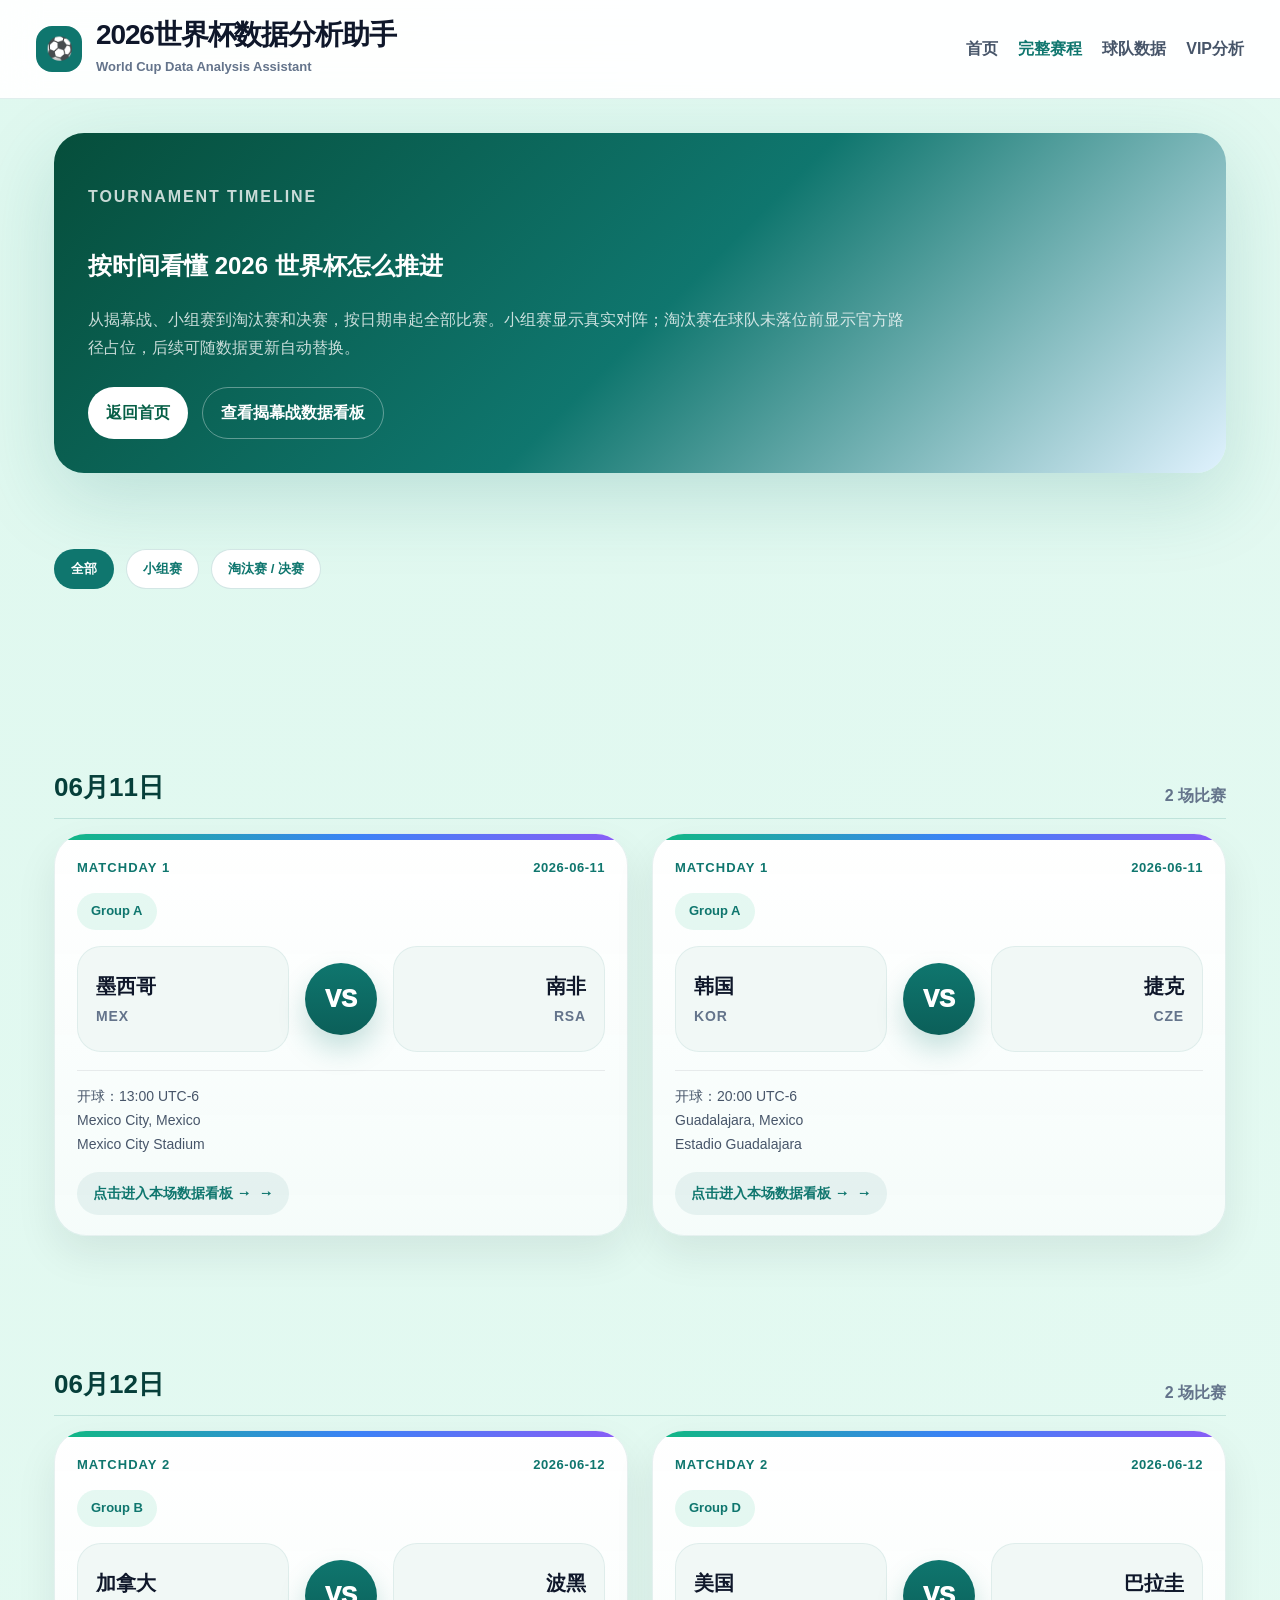
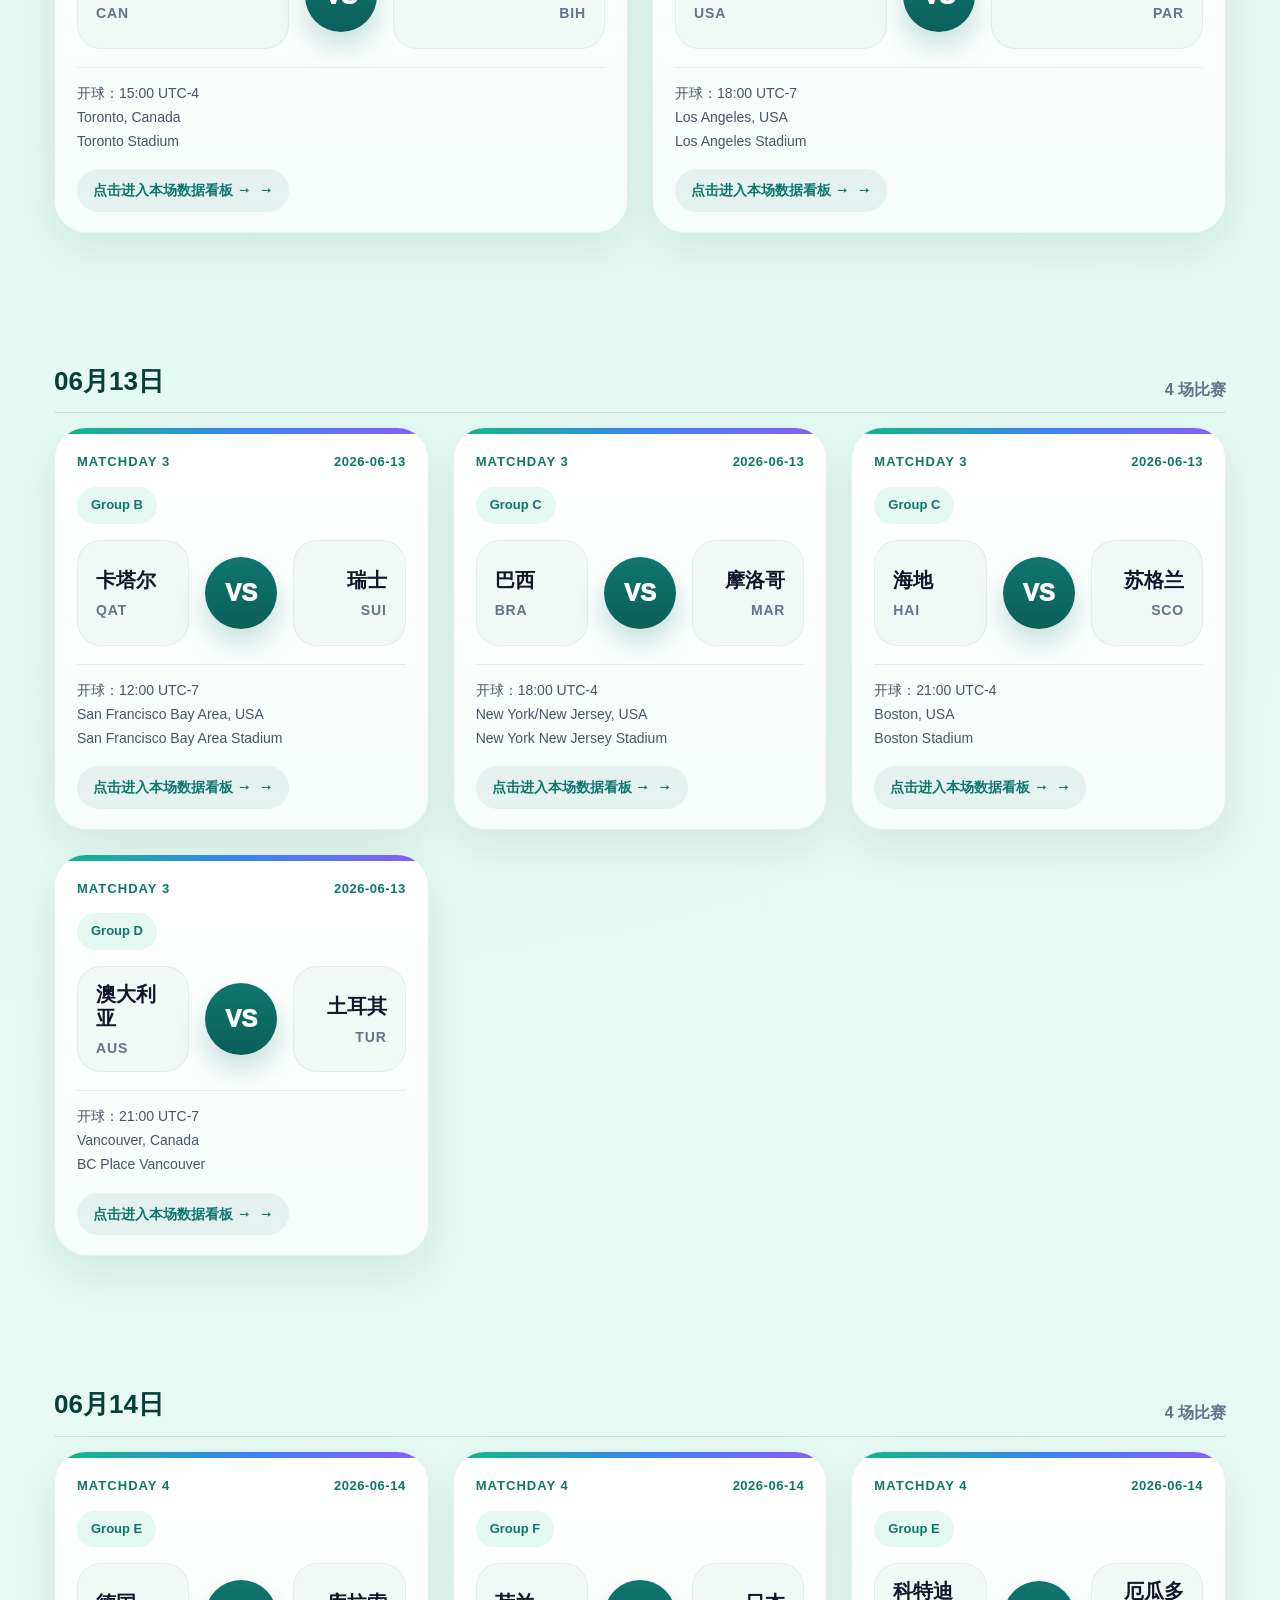
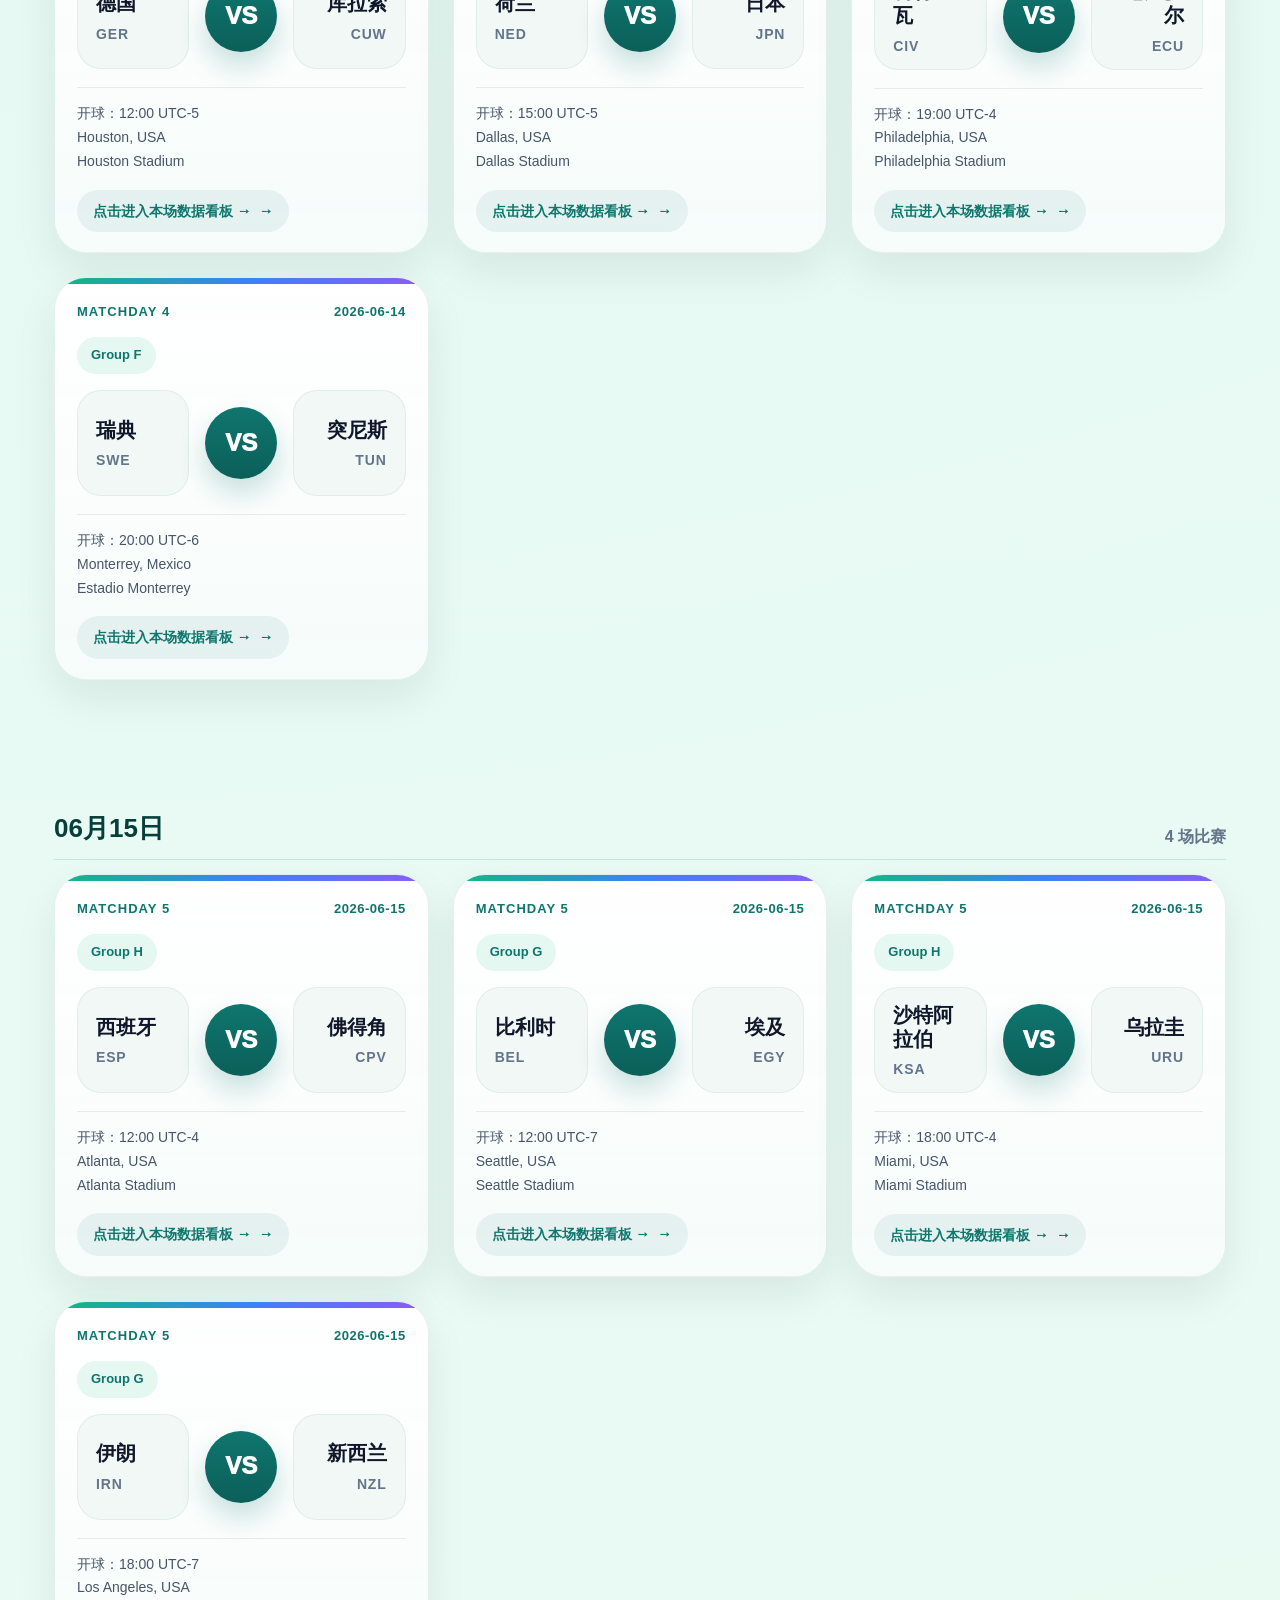
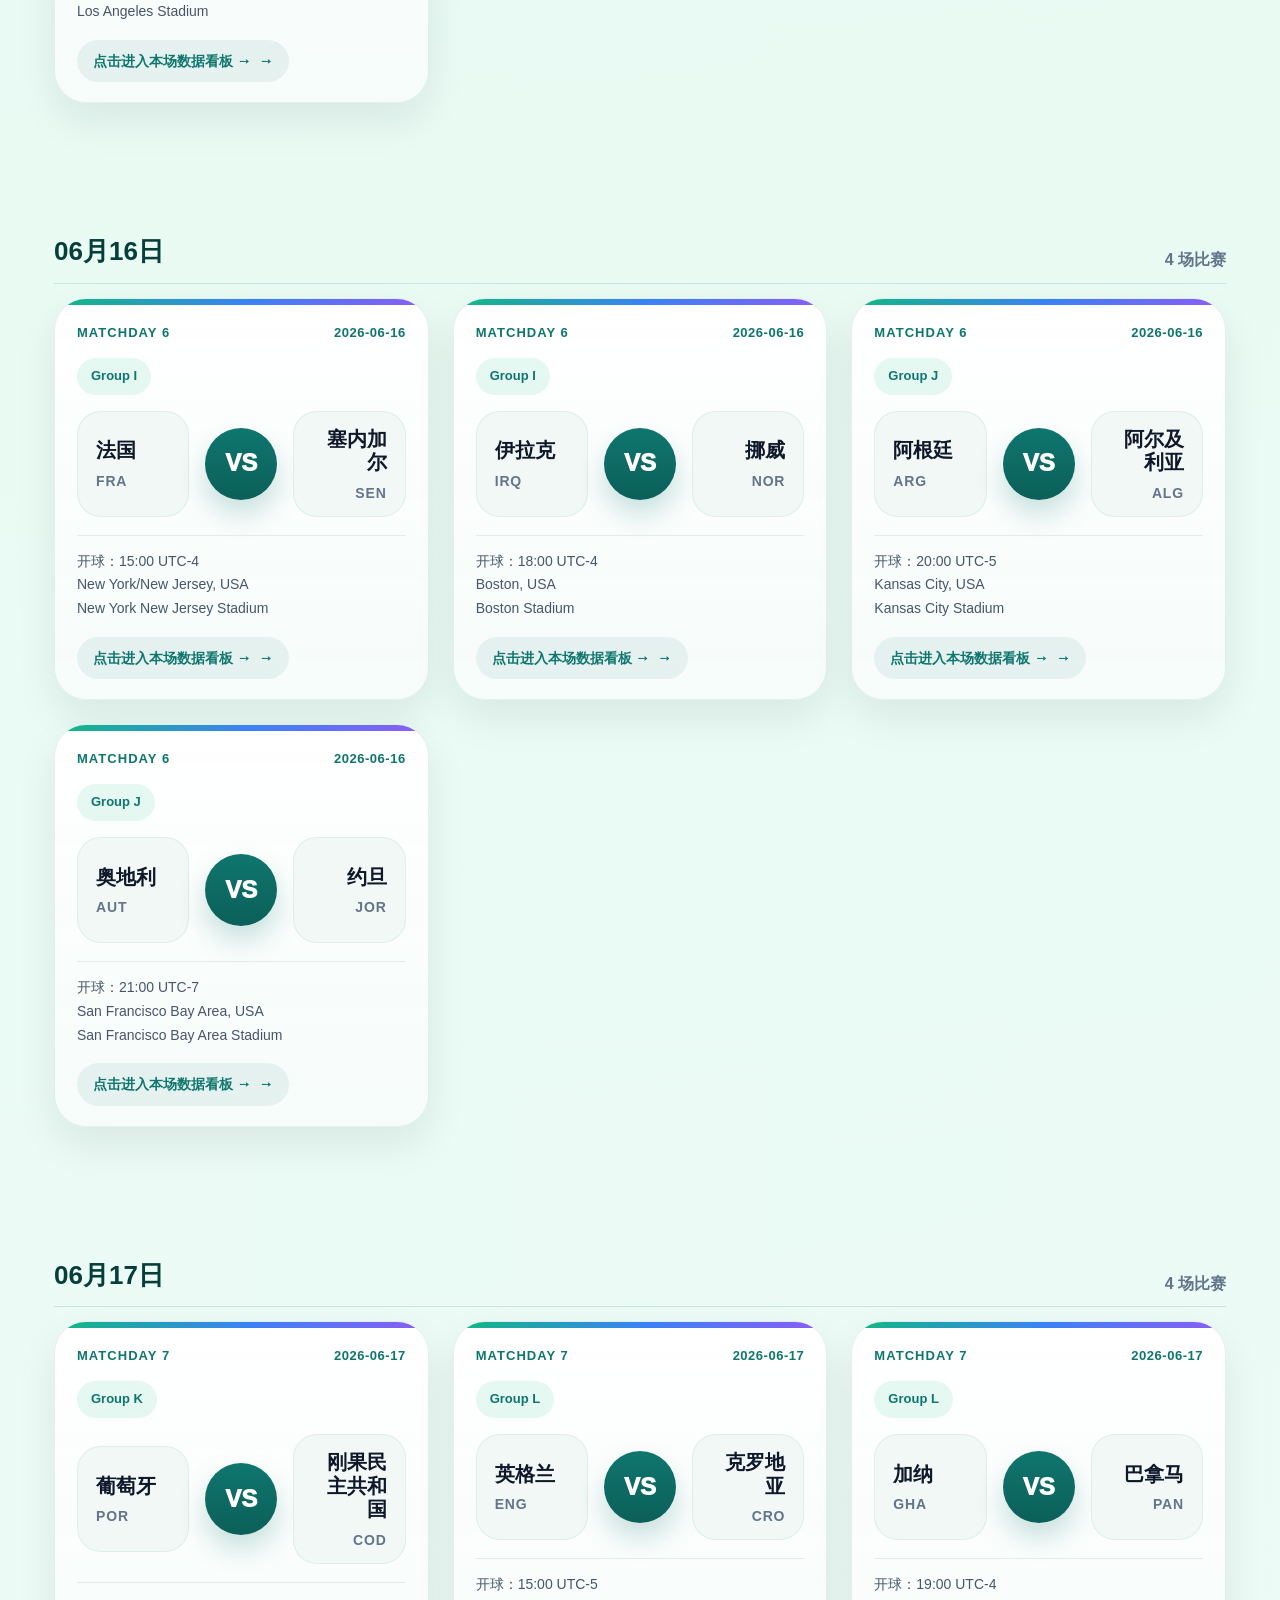
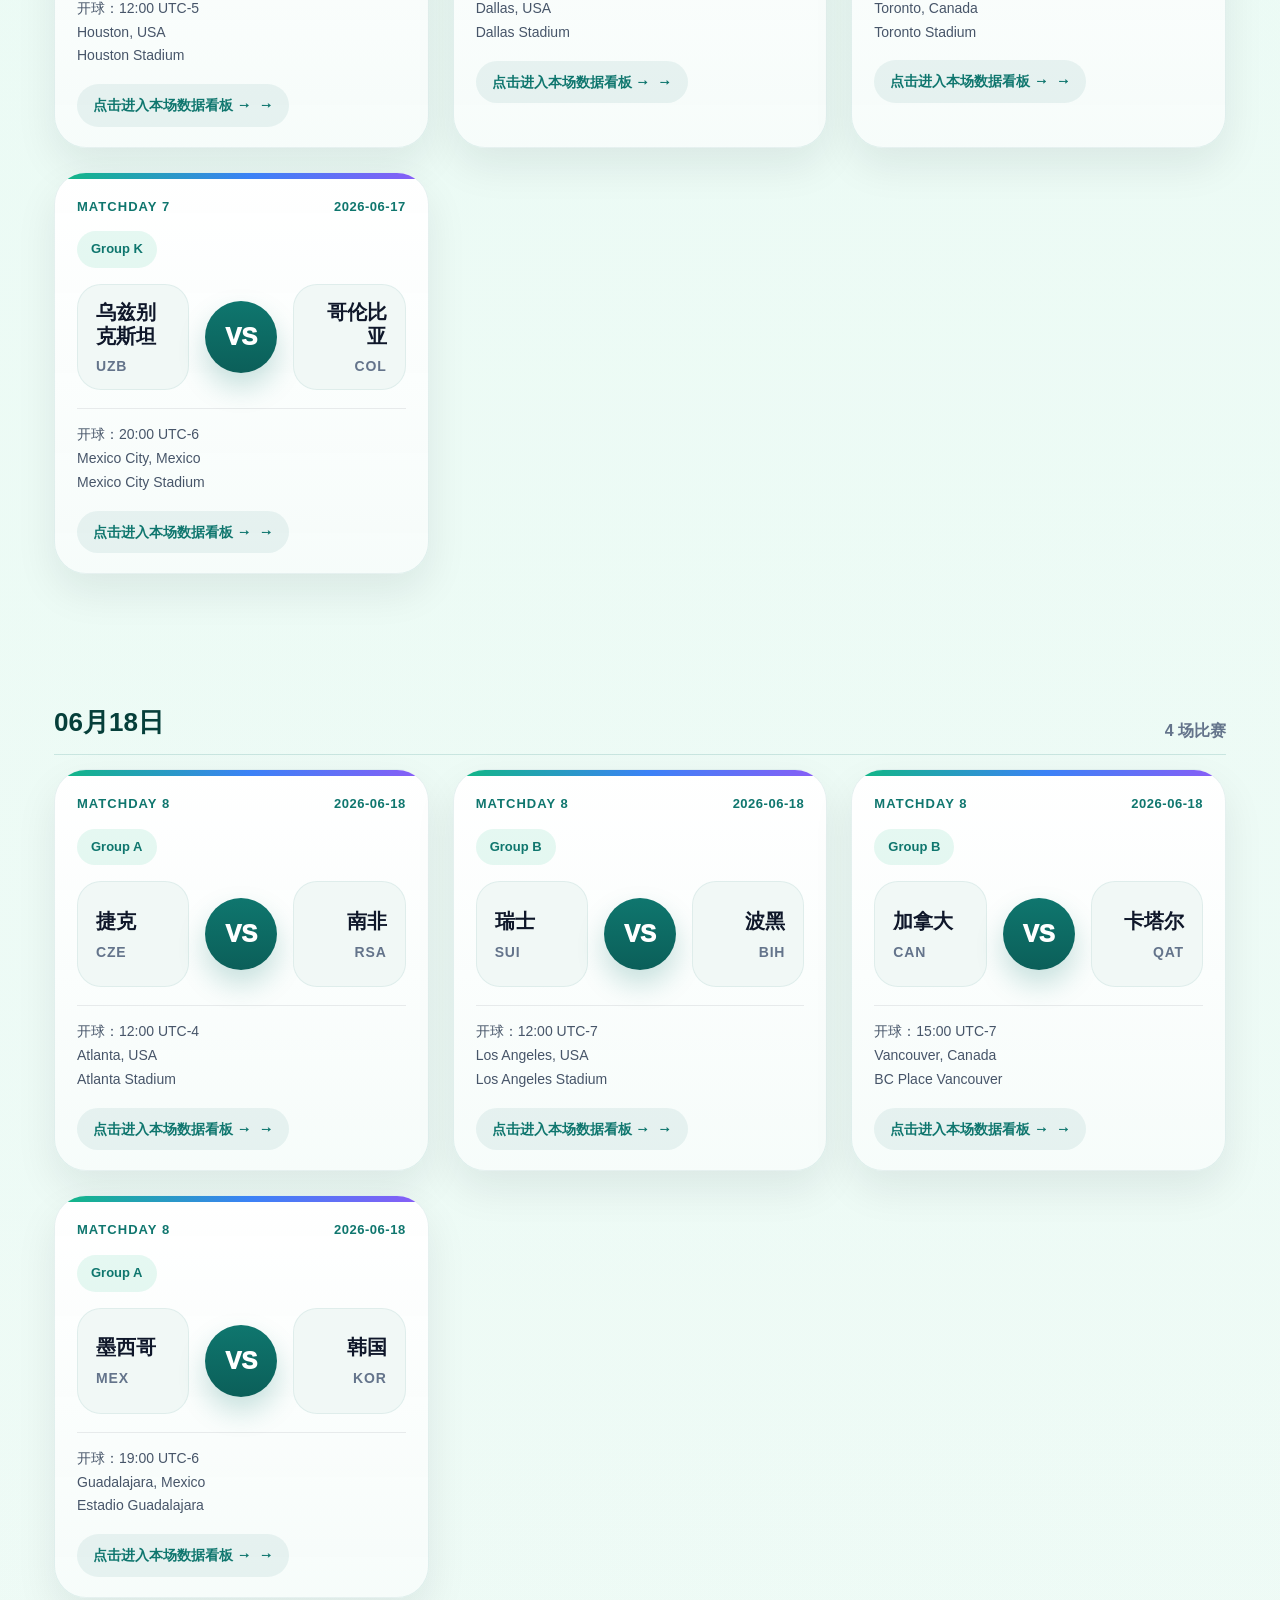
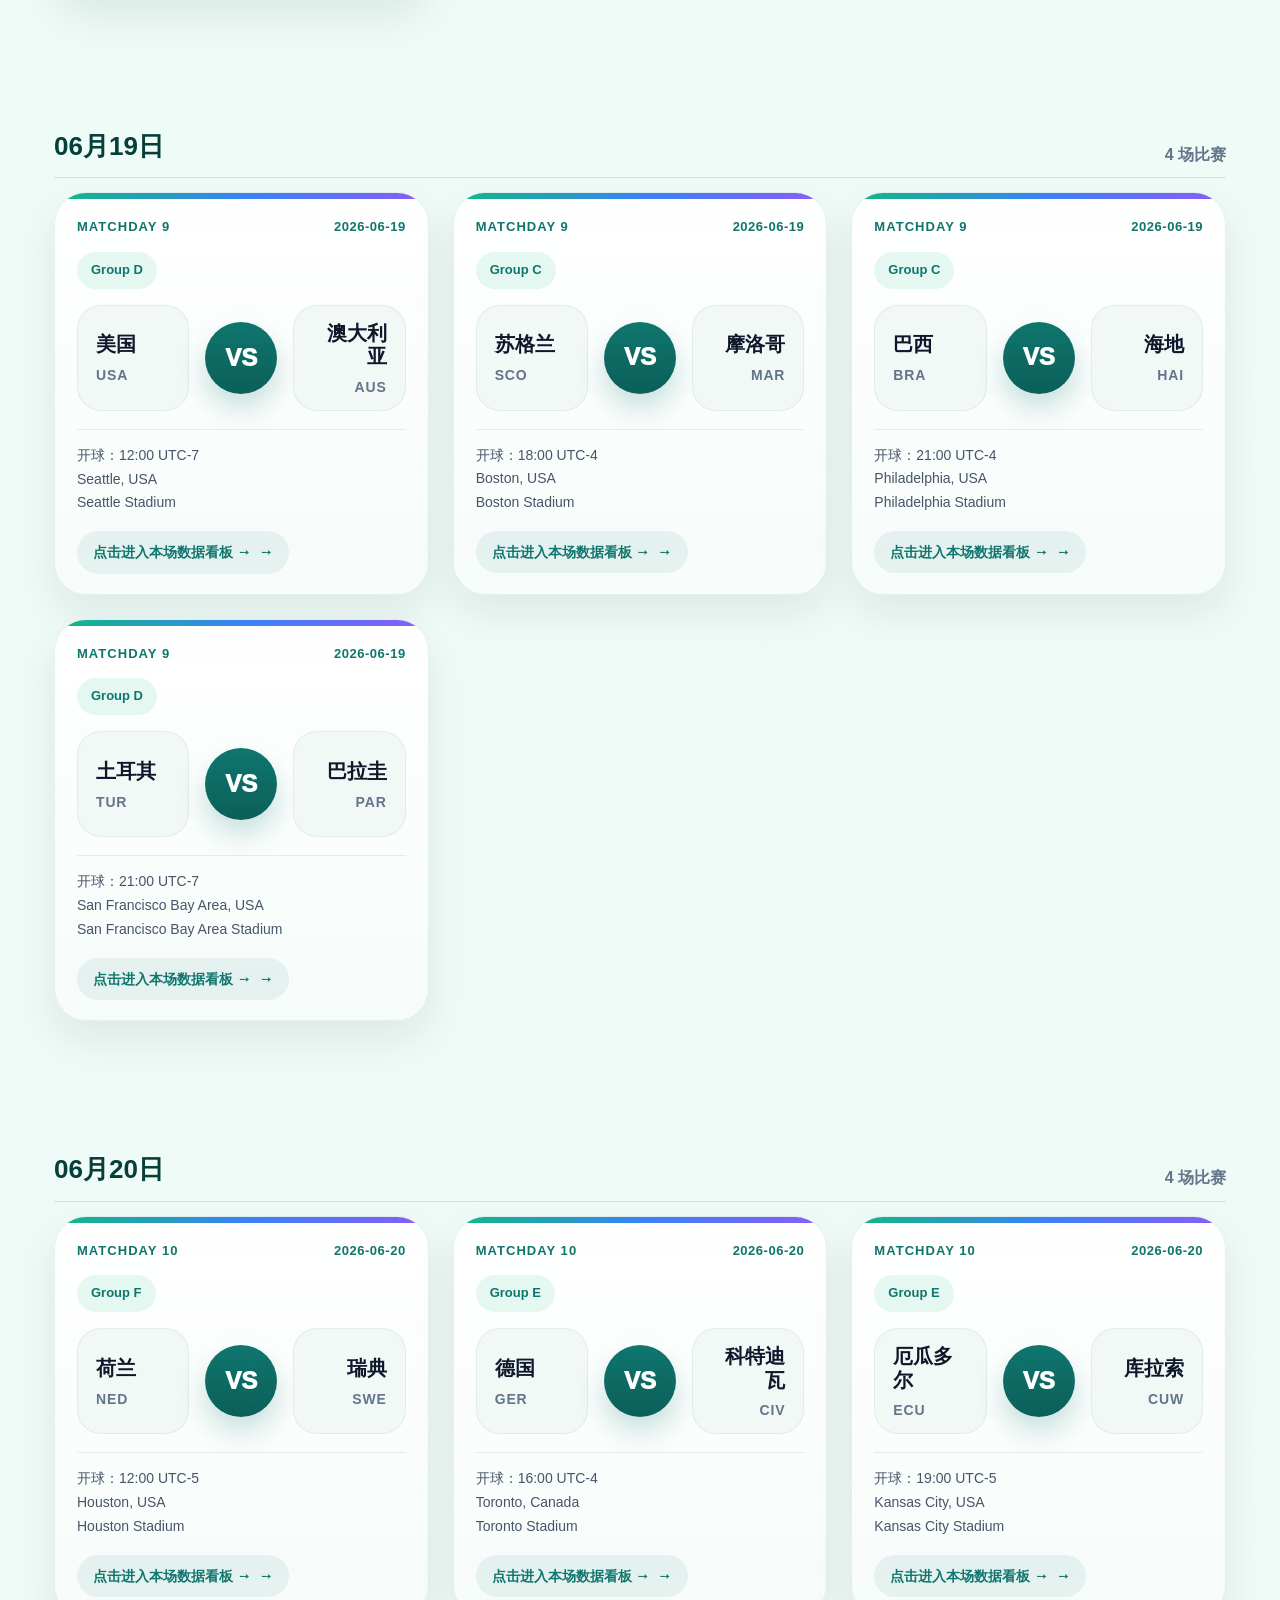
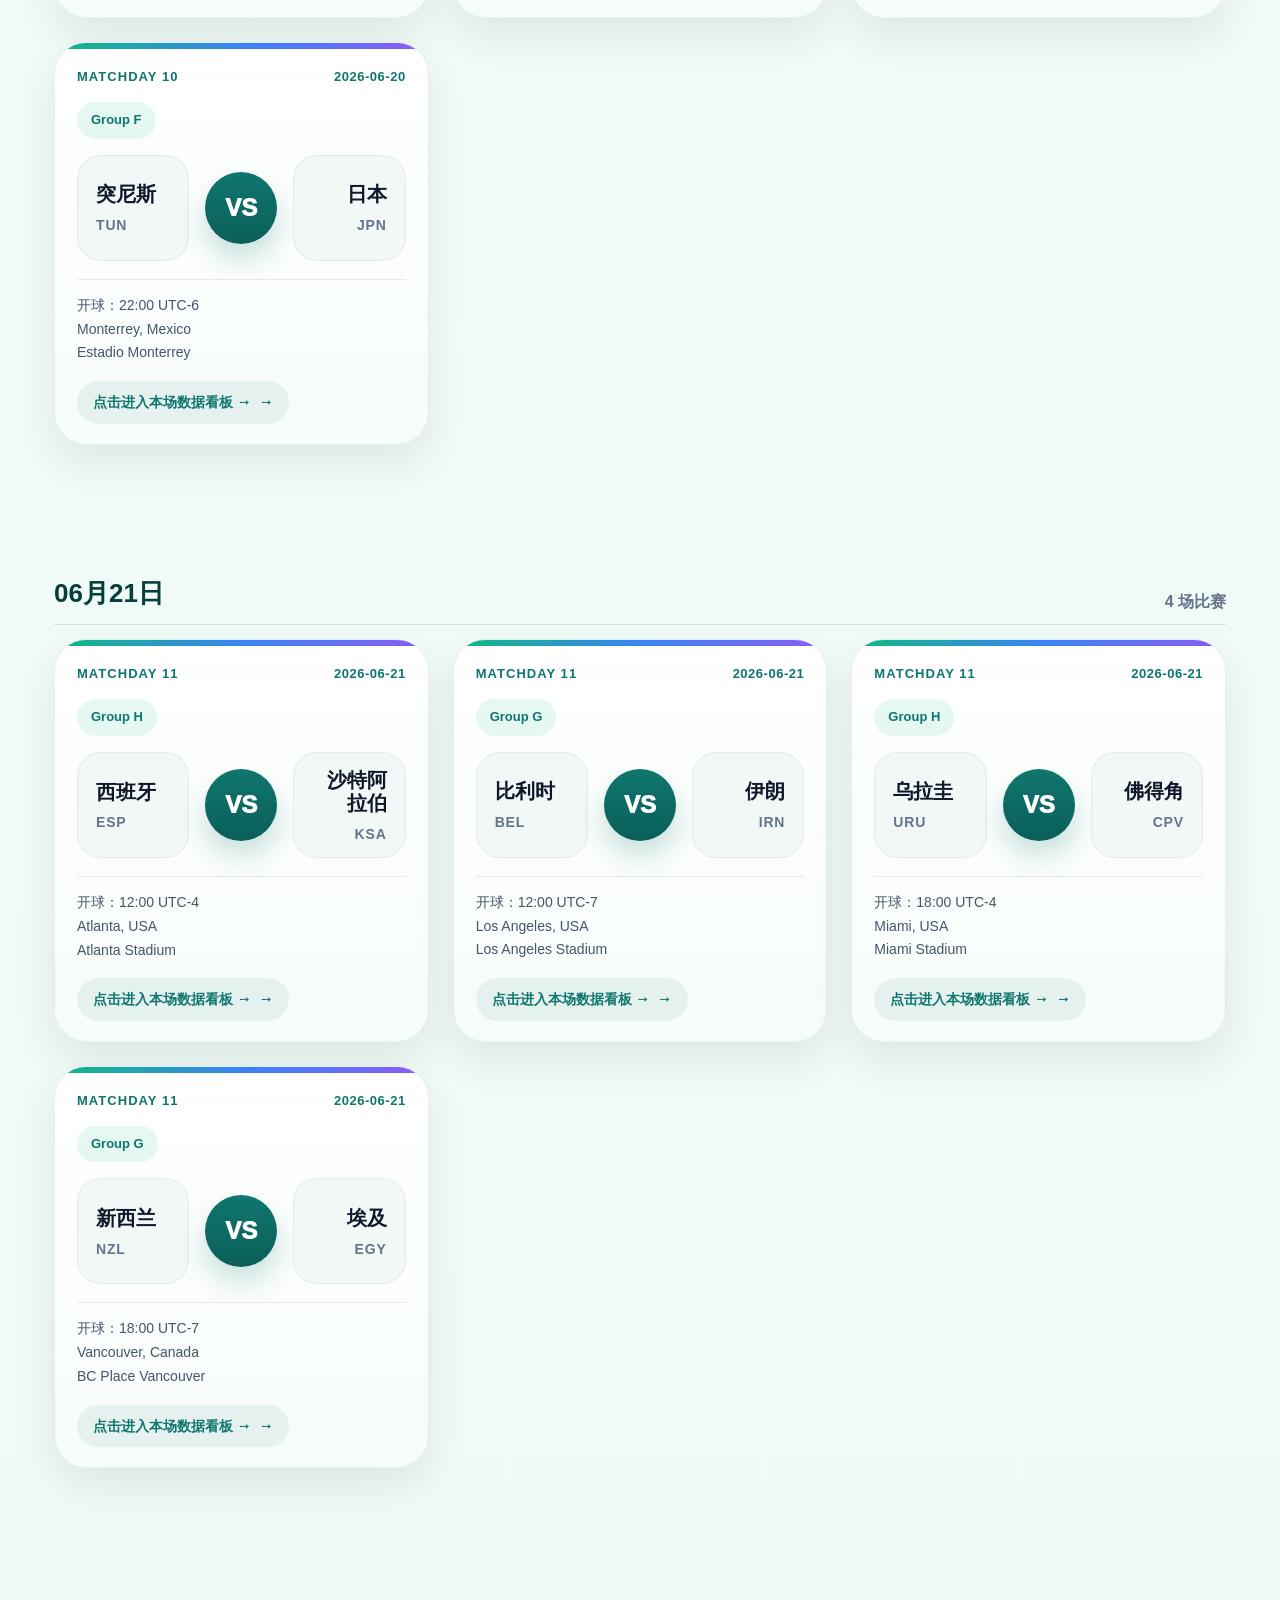
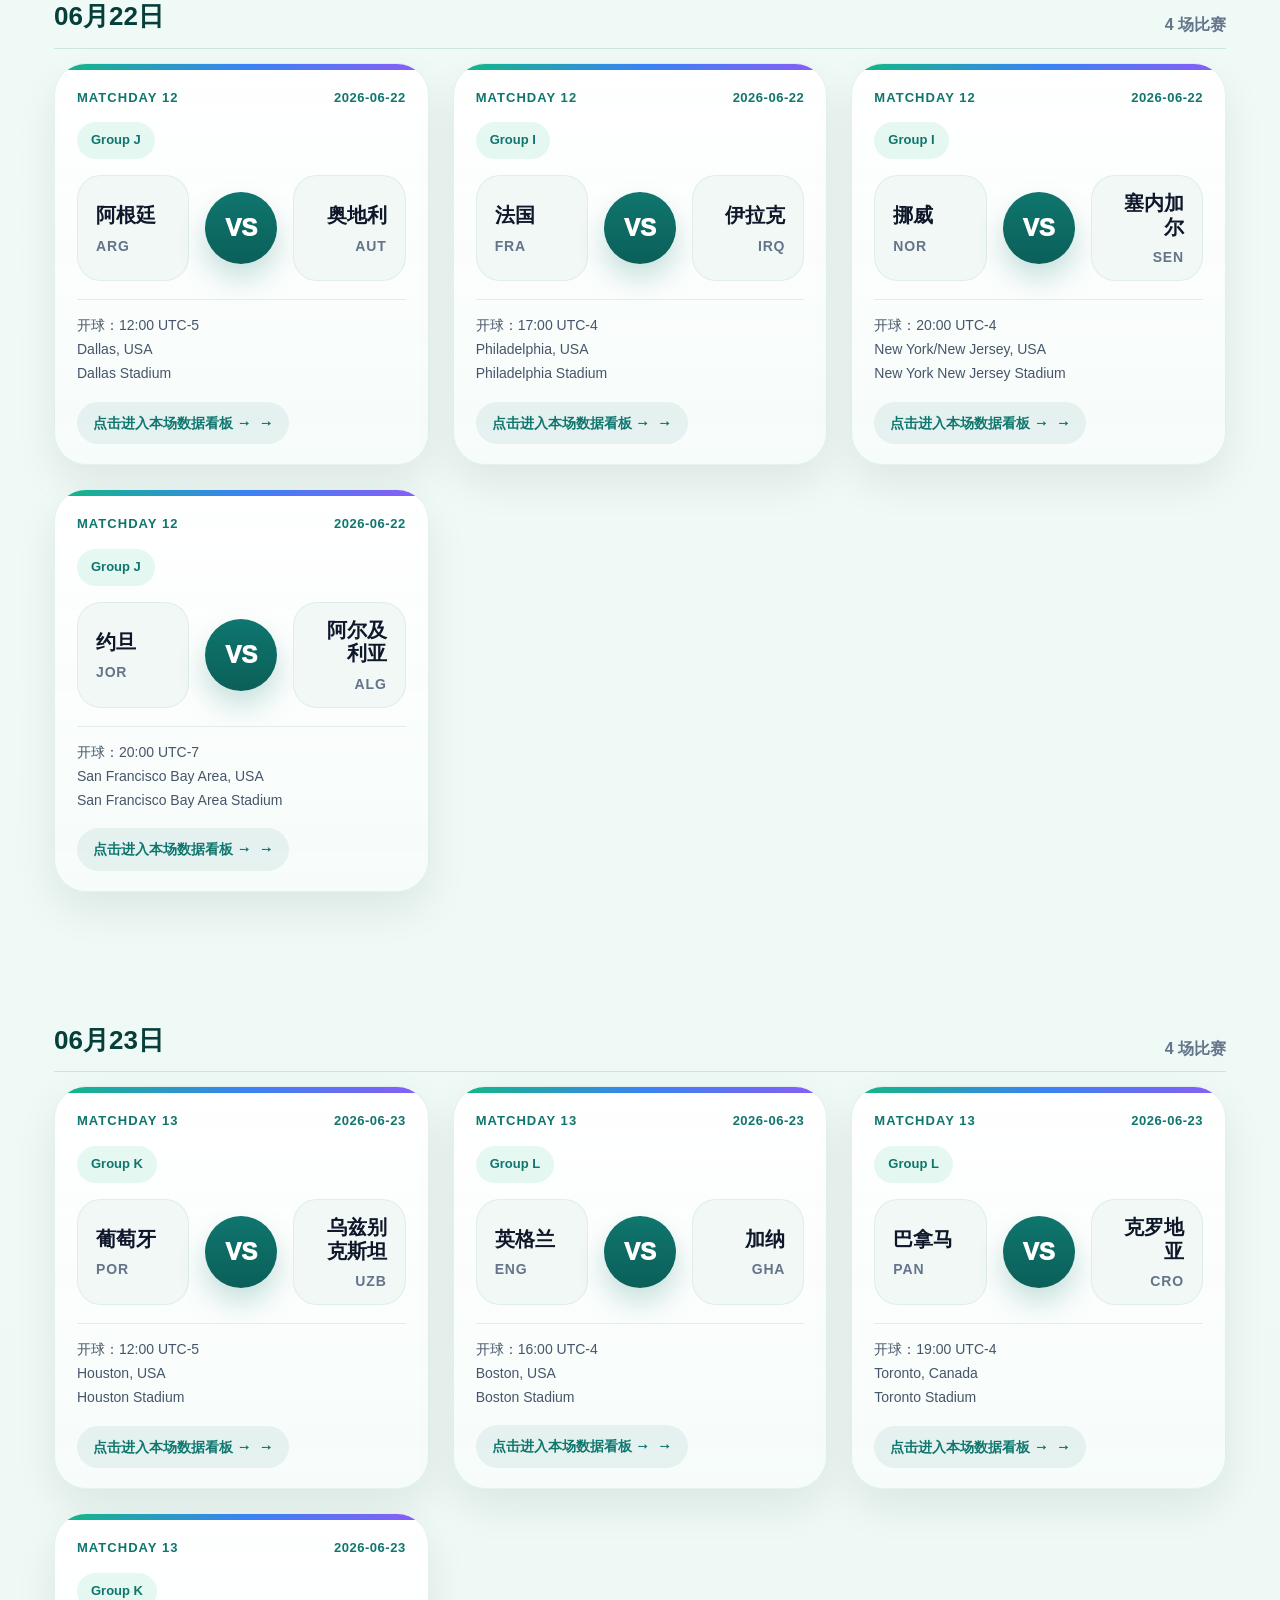
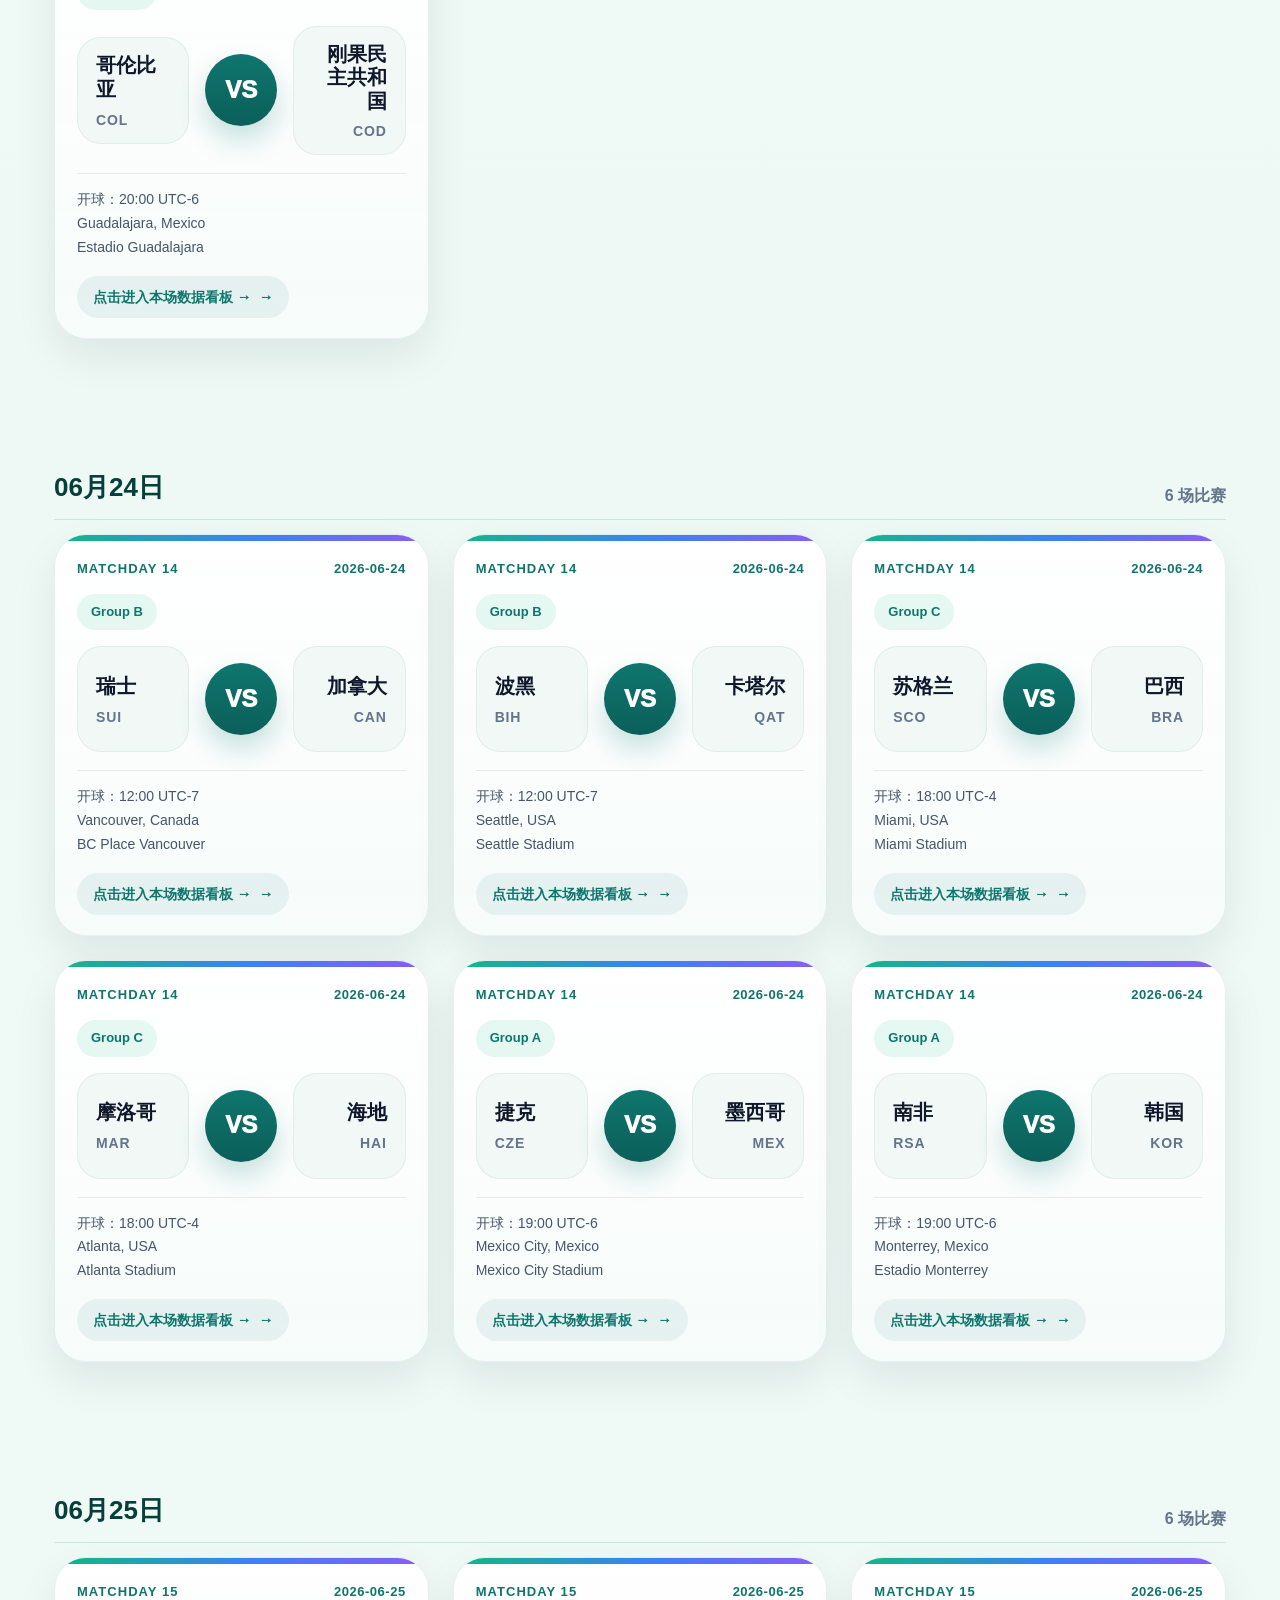
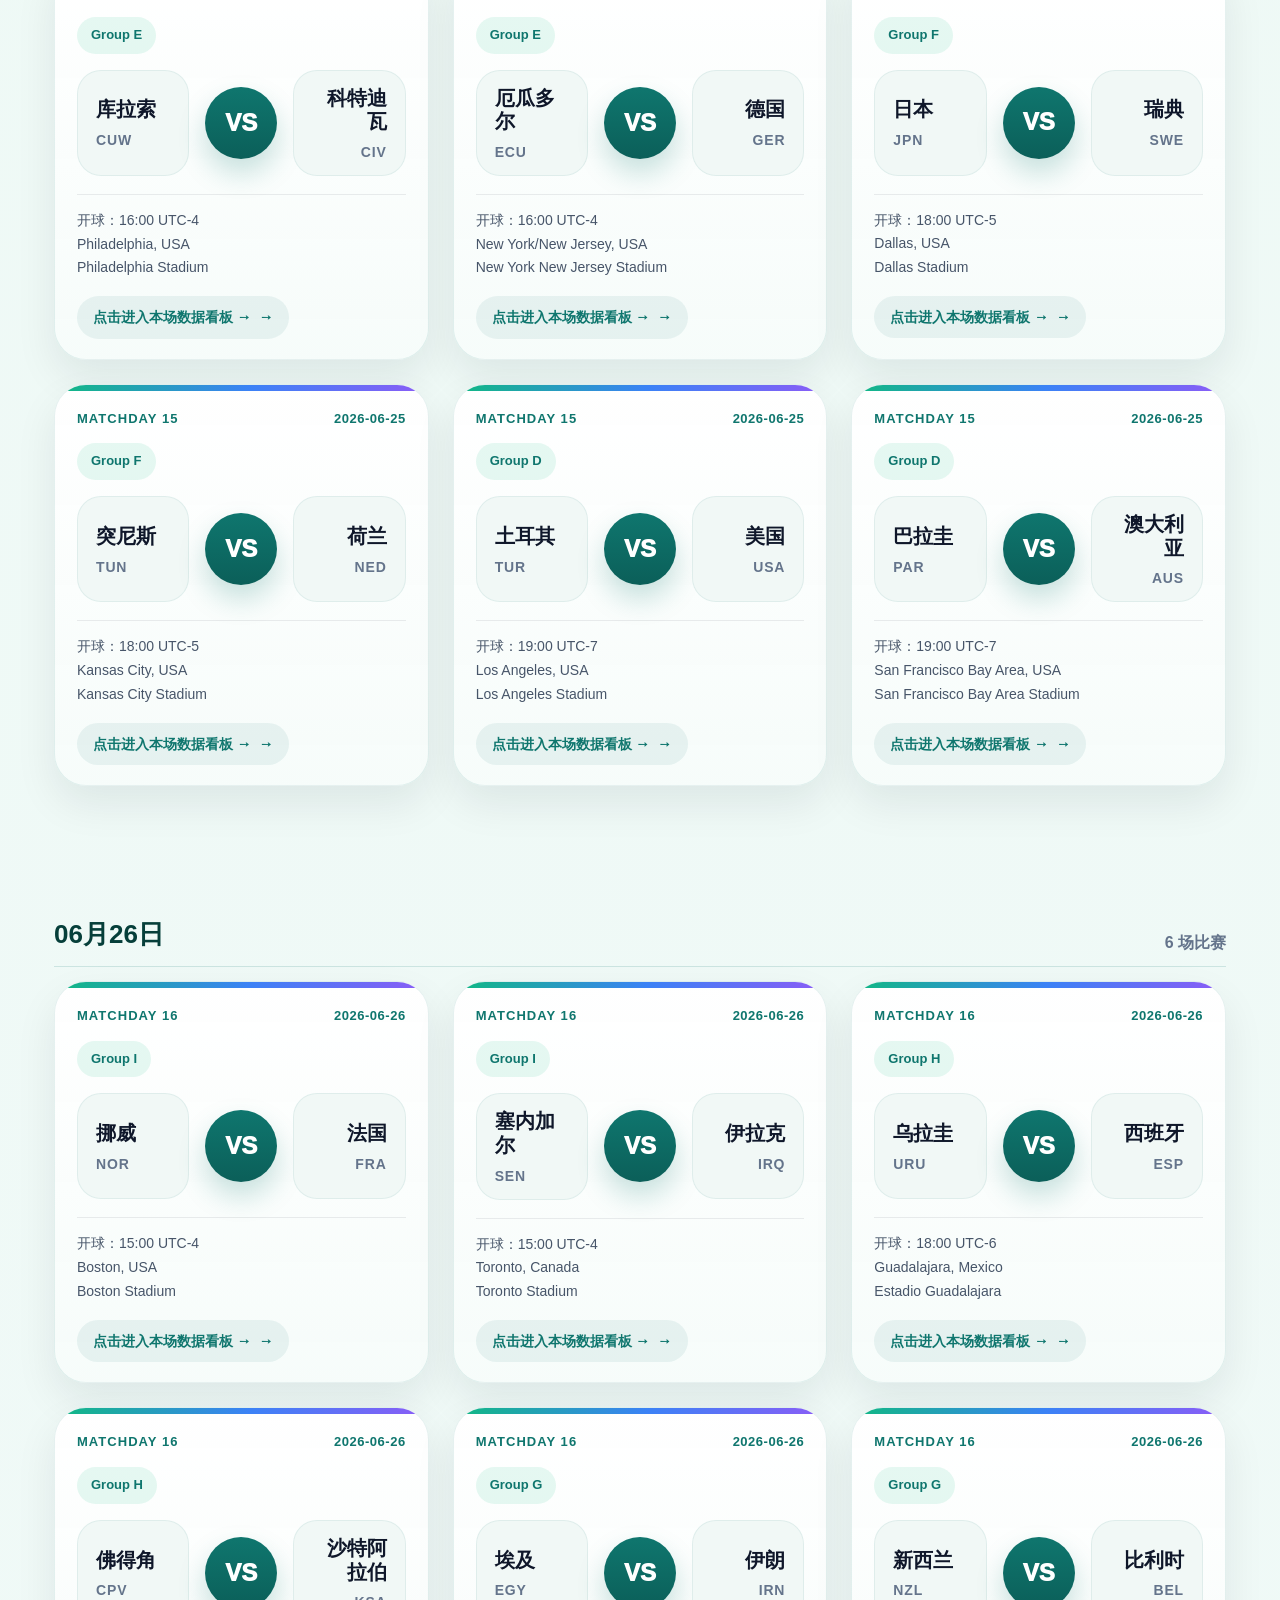
<file: schedule.html>
﻿<!DOCTYPE html>
<html lang="zh-CN">
<head>
  <meta charset="UTF-8" />
  <meta name="viewport" content="width=device-width, initial-scale=1.0" />
  <title>完整赛程时间线 - 2026世界杯数据分析助手</title>
  <link rel="stylesheet" href="./styles.css" />
  <style>
    .schedule-page-shell{max-width:1220px;margin:0 auto;padding:34px 24px 80px;}
    .schedule-hero{border-radius:30px;padding:34px;background:linear-gradient(135deg,#064e3b,#0f766e 52%,#e0f2fe);box-shadow:0 24px 80px rgba(15,118,110,.18);color:white;margin-bottom:34px;}
    .schedule-hero p{max-width:820px;color:rgba(255,255,255,.78);line-height:1.8;font-size:16px;}
    .schedule-actions{display:flex;gap:14px;flex-wrap:wrap;margin-top:24px;}
    .schedule-actions a{display:inline-flex;align-items:center;justify-content:center;border-radius:999px;padding:12px 18px;font-weight:900;text-decoration:none;}
    .schedule-actions .primary{background:white;color:#065f46;}
    .schedule-actions .ghost{border:1px solid rgba(255,255,255,.35);color:white;}
    .timeline-tools{display:flex;gap:12px;flex-wrap:wrap;margin:0 0 24px;}
    .timeline-tools button{border:1px solid rgba(15,118,110,.18);background:white;border-radius:999px;padding:10px 16px;font-weight:900;color:#0f766e;cursor:pointer;}
    .timeline-tools button.active{background:#0f766e;color:white;}
    .timeline-day{margin:28px 0 44px;}
    .timeline-day-head{display:flex;align-items:end;justify-content:space-between;gap:16px;margin-bottom:14px;border-bottom:1px solid rgba(15,118,110,.16);padding-bottom:10px;}
    .timeline-day-head h2{margin:0;font-size:26px;color:#063f3a;}
    .timeline-day-head span{color:#64748b;font-weight:800;}
    .timeline-grid{display:grid;grid-template-columns:repeat(auto-fit,minmax(280px,1fr));gap:18px;}
    .timeline-card{display:block;text-decoration:none;color:inherit;background:white;border:1px solid rgba(15,118,110,.13);border-radius:24px;padding:20px;box-shadow:0 18px 48px rgba(15,23,42,.06);}
    .timeline-meta{display:flex;align-items:center;justify-content:space-between;gap:10px;margin-bottom:18px;color:#0f766e;font-size:13px;font-weight:900;letter-spacing:.04em;text-transform:uppercase;}
    .timeline-teams{display:grid;grid-template-columns:1fr auto 1fr;align-items:center;gap:12px;margin-bottom:18px;}
    .timeline-side{min-width:0;}
    .timeline-side strong{display:block;font-size:22px;color:#0f172a;line-height:1.2;}
    .timeline-side small{display:block;margin-top:5px;color:#64748b;font-weight:800;}
    .timeline-vs{width:42px;height:42px;border-radius:50%;display:flex;align-items:center;justify-content:center;background:#0f766e;color:white;font-weight:950;}
    .timeline-info{border-top:1px solid rgba(15,118,110,.12);padding-top:14px;color:#475569;line-height:1.7;}
    .timeline-stage-badge{display:inline-flex;border-radius:999px;background:#ecfdf5;color:#047857;padding:6px 10px;font-weight:900;font-size:12px;margin-bottom:8px;}
    .timeline-empty{background:white;border-radius:20px;padding:24px;color:#64748b;}
      .schedule-page-header{position:sticky;top:0;z-index:20;display:flex;align-items:center;justify-content:space-between;gap:24px;padding:20px 36px;background:rgba(255,255,255,.94);backdrop-filter:blur(18px);border-bottom:1px solid rgba(15,118,110,.12);}
    .schedule-page-header .brand{display:flex;align-items:center;gap:14px;}
    .schedule-page-header .brand-icon{width:46px;height:46px;border-radius:16px;display:flex;align-items:center;justify-content:center;background:#0f766e;color:white;font-size:22px;}
    .schedule-page-header h1{margin:0;font-size:28px;line-height:1.1;color:#0f172a;}
    .schedule-page-header p{margin:6px 0 0;color:#64748b;font-weight:700;}
    .schedule-page-header nav{display:flex;align-items:center;gap:20px;font-weight:900;}
    .schedule-page-header nav a{text-decoration:none;color:#475569;}
    .schedule-page-header nav a.active{color:#0f766e;}
    @media(max-width:760px){.schedule-page-header{align-items:flex-start;flex-direction:column;padding:18px 20px}.schedule-page-header nav{flex-wrap:wrap}.schedule-page-header h1{font-size:22px}}
      .timeline-card-cta{margin-top:14px;color:#0f766e;font-weight:950;}
  /* ===== 548/100 - schedule card polish ===== */
.timeline-grid{
  gap:24px !important;
}
.timeline-card{
  display:block;
  text-decoration:none;
  color:inherit;
  position:relative;
  overflow:hidden;
  border-radius:32px !important;
  border:1px solid rgba(15,118,110,.10) !important;
  background:linear-gradient(180deg, rgba(255,255,255,.98), rgba(246,252,250,.96)) !important;
  box-shadow:0 18px 42px rgba(15,23,42,.08), inset 0 1px 0 rgba(255,255,255,.85) !important;
  padding:24px 22px 20px !important;
  transition:transform .18s ease, box-shadow .18s ease, border-color .18s ease;
}
.timeline-card::before{
  content:"";
  position:absolute;
  left:0; right:0; top:0;
  height:6px;
  background:linear-gradient(90deg,#10b981 0%, #3b82f6 52%, #8b5cf6 100%);
}
.timeline-card:hover{
  transform:translateY(-4px);
  box-shadow:0 24px 46px rgba(15,23,42,.12), inset 0 1px 0 rgba(255,255,255,.9) !important;
  border-color:rgba(59,130,246,.20) !important;
}
.timeline-meta{
  display:flex !important;
  align-items:center !important;
  justify-content:space-between !important;
  gap:12px;
  margin-bottom:14px !important;
}
.timeline-meta > *:first-child{
  color:#0f766e !important;
  font-size:13px !important;
  font-weight:900 !important;
  letter-spacing:.08em !important;
}
.timeline-meta > *:last-child{
  color:#0f766e !important;
  font-size:13px !important;
  font-weight:900 !important;
}
.timeline-card > *:nth-child(2){
  display:inline-flex !important;
  align-items:center;
  justify-content:center;
  padding:8px 14px;
  margin-bottom:16px !important;
  border-radius:999px;
  background:rgba(16,185,129,.10);
  color:#0f766e !important;
  font-size:13px !important;
  font-weight:900 !important;
}
.timeline-card > *:nth-child(3){
  display:grid !important;
  grid-template-columns:1fr 72px 1fr;
  align-items:center;
  gap:16px;
  margin-bottom:18px !important;
}
.timeline-card > *:nth-child(3) > *:first-child,
.timeline-card > *:nth-child(3) > *:last-child{
  min-height:106px;
  display:flex;
  flex-direction:column;
  justify-content:center;
  padding:16px 18px;
  border-radius:24px;
  background:rgba(240,248,246,.92);
  border:1px solid rgba(15,118,110,.08);
}
.timeline-card > *:nth-child(3) > *:last-child{
  text-align:right;
  align-items:flex-end;
}
.timeline-card > *:nth-child(3) > *:first-child > *:first-child,
.timeline-card > *:nth-child(3) > *:last-child > *:first-child{
  font-size:20px !important;
  line-height:1.18 !important;
  font-weight:950 !important;
  color:#0f172a !important;
  margin-bottom:6px !important;
}
.timeline-card > *:nth-child(3) > *:first-child > *:last-child,
.timeline-card > *:nth-child(3) > *:last-child > *:last-child{
  font-size:14px !important;
  line-height:1 !important;
  font-weight:900 !important;
  color:#64748b !important;
  letter-spacing:.06em !important;
}
.timeline-vs{
  width:72px !important;
  height:72px !important;
  border-radius:999px !important;
  display:grid !important;
  place-items:center !important;
  background:linear-gradient(180deg,#0f766e,#0b5f59) !important;
  color:#fff !important;
  font-size:24px !important;
  font-weight:950 !important;
  box-shadow:0 14px 28px rgba(15,118,110,.22) !important;
}
.timeline-card > *:nth-child(4){
  margin-top:4px !important;
  padding-top:14px !important;
  border-top:1px solid rgba(15,23,42,.08) !important;
  color:#475569 !important;
  line-height:1.7 !important;
  font-size:14px !important;
}
.timeline-card-cta{
  margin-top:16px !important;
  display:inline-flex !important;
  align-items:center;
  gap:8px;
  padding:10px 16px;
  border-radius:999px;
  background:rgba(15,118,110,.08);
  color:#0f766e !important;
  font-size:14px !important;
  font-weight:950 !important;
}
.timeline-card-cta::after{
  content:"→";
}
@media (max-width: 900px){
  .timeline-card > *:nth-child(3){
    grid-template-columns:1fr;
  }
  .timeline-vs{
    margin:0 auto;
  }
  .timeline-card > *:nth-child(3) > *:last-child{
    text-align:left;
    align-items:flex-start;
  }
}
</style>
</head>
<body>
  <header class="schedule-page-header">
    <a class="brand" href="./index.html" style="text-decoration:none;color:inherit;">
      <div class="brand-icon">⚽</div>
      <div>
        <h1>2026世界杯数据分析助手</h1>
        <p>World Cup Data Analysis Assistant</p>
      </div>
    </a>
    <nav>
      <a href="./index.html">首页</a>
      <a href="./schedule.html" class="active">完整赛程</a>
      <a href="./team.html">球队数据</a>
      <a href="./vip.html">VIP分析</a>
    </nav>
  </header>

  <main class="schedule-page-shell">
    <section class="schedule-hero">
      <p class="eyebrow">TOURNAMENT TIMELINE</p>
      <h1>按时间看懂 2026 世界杯怎么推进</h1>
      <p>从揭幕战、小组赛到淘汰赛和决赛，按日期串起全部比赛。小组赛显示真实对阵；淘汰赛在球队未落位前显示官方路径占位，后续可随数据更新自动替换。</p>
      <div class="schedule-actions">
        <a class="primary" href="./index.html">返回首页</a>
        <a class="ghost" href="./match.html?id=1">查看揭幕战数据看板</a>
      </div>
    </section>

    <section class="timeline-tools" id="timeline-filters">
      <button data-filter="all" class="active">全部</button>
      <button data-filter="group">小组赛</button>
      <button data-filter="knockout">淘汰赛 / 决赛</button>
    </section>

    <section id="schedule-timeline-root">
      <div class="timeline-empty">正在读取 data/matches.csv ...</div>
    </section>
  </main>

  <script>
    function parseCsv(text) {
      const rows = [];
      let row = [], cell = "", inQuotes = false;
      for (let i = 0; i < text.length; i++) {
        const ch = text[i], next = text[i + 1];
        if (ch === '"' && inQuotes && next === '"') { cell += '"'; i++; continue; }
        if (ch === '"') { inQuotes = !inQuotes; continue; }
        if (ch === "," && !inQuotes) { row.push(cell); cell = ""; continue; }
        if ((ch === "\n" || ch === "\r") && !inQuotes) {
          if (ch === "\r" && next === "\n") i++;
          row.push(cell); cell = "";
          if (row.some(v => String(v).trim() !== "")) rows.push(row);
          row = [];
          continue;
        }
        cell += ch;
      }
      if (cell || row.length) { row.push(cell); rows.push(row); }
      const headers = rows.shift().map(h => h.trim());
      return rows.map(cols => {
        const obj = {};
        headers.forEach((h, i) => obj[h] = (cols[i] || "").trim());
        return obj;
      });
    }

    function stageType(stage) {
      const s = String(stage || "").toLowerCase();
      if (s.includes("round") || s.includes("quarter") || s.includes("semi") || s.includes("final") || s.includes("third")) return "knockout";
      return "group";
    }

    function dateLabel(value) {
      if (!value) return "日期待定";
      const parts = value.split("-");
      if (parts.length === 3) return `${parts[1]}月${parts[2]}日`;
      return value;
    }

    function sideName(row, side) {
      const name = row[side === "a" ? "team_a" : "team_b"] || "";
      const code = row[side === "a" ? "team_a_code" : "team_b_code"] || "";
      const placeholder = row[side === "a" ? "team_a_placeholder" : "team_b_placeholder"] || "";
      if (name && name !== "TBD") return name;
      if (code && code !== "TBD") return code;
      if (placeholder && placeholder !== "false") return placeholder;
      return "待定";
    }

    function renderTimeline(rows, filter = "all") {
      const root = document.getElementById("schedule-timeline-root");
      const list = rows
        .filter(r => filter === "all" || stageType(r.stage) === filter)
        .sort((a, b) => {
          const da = String(a.match_date || "");
          const db = String(b.match_date || "");
          if (da !== db) return da.localeCompare(db);
          return String(a.kickoff || "").localeCompare(String(b.kickoff || ""));
        });

      if (!list.length) {
        root.innerHTML = '<div class="timeline-empty">暂无赛程数据。</div>';
        return;
      }

      const groups = {};
      list.forEach(r => {
        const key = r.match_date || "date_pending";
        if (!groups[key]) groups[key] = [];
        groups[key].push(r);
      });

      root.innerHTML = Object.keys(groups).map(date => {
        const dayRows = groups[date];
        return `
          <section class="timeline-day">
            <div class="timeline-day-head">
              <h2>${dateLabel(date)}</h2>
              <span>${dayRows.length} 场比赛</span>
            </div>
            <div class="timeline-grid">
              ${dayRows.map(m => {
                const id = m.match_id || "";
                const a = sideName(m, "a");
                const b = sideName(m, "b");
                const type = stageType(m.stage);
                return `
                  <a class="timeline-card" href="./match.html?id=${encodeURIComponent(id)}">
                    <div class="timeline-meta">
                      <span>${m.stage || "阶段待定"}</span>
                      <strong>${m.match_date || ""}</strong>
                    </div>
                    <span class="timeline-stage-badge">${type === "group" ? (m.group || "小组赛") : "淘汰赛路径"}</span>
                    <div class="timeline-teams">
                      <div class="timeline-side"><strong>${a}</strong><small>${m.team_a_code || ""}</small></div>
                      <div class="timeline-vs">VS</div>
                      <div class="timeline-side"><strong>${b}</strong><small>${m.team_b_code || ""}</small></div>
                    </div>
                    <div class="timeline-info">
                      开球：${m.kickoff || "待定"}<br>
                      ${m.city || ""}${m.country ? ", " + m.country : ""}<br>
                      ${m.stadium || ""}
                    </div>
                    <div class="timeline-card-cta">点击进入本场数据看板 →</div>
                  </a>
                `;
              }).join("")}
            </div>
          </section>
        `;
      }).join("");
    }

    async function init() {
      const root = document.getElementById("schedule-timeline-root");
      try {
        const text = await fetch("./data/matches.csv?v=" + Date.now()).then(r => r.text());
        const rows = parseCsv(text);
        renderTimeline(rows, "all");

        document.querySelectorAll("#timeline-filters button").forEach(btn => {
          btn.addEventListener("click", () => {
            document.querySelectorAll("#timeline-filters button").forEach(b => b.classList.remove("active"));
            btn.classList.add("active");
            renderTimeline(rows, btn.dataset.filter);
          });
        });
      } catch (err) {
        root.innerHTML = '<div class="timeline-empty">赛程数据读取失败，请检查 data/matches.csv。</div>';
      }
    }

    init();
  </script>
<script id="schedule-cn-team-patch-562I">
(function(){
  const nameMap = {
    "Mexico":"墨西哥",
    "South Africa":"南非",
    "South Korea":"韩国",
    "Czech Republic":"捷克",
    "Canada":"加拿大",
    "Bosnia and Herzegovina":"波黑",
    "Qatar":"卡塔尔",
    "Switzerland":"瑞士",
    "Brazil":"巴西",
    "Morocco":"摩洛哥",
    "Haiti":"海地",
    "Scotland":"苏格兰",
    "United States":"美国",
    "Paraguay":"巴拉圭",
    "Australia":"澳大利亚",
    "Turkey":"土耳其",
    "Germany":"德国",
    "Curaçao":"库拉索",
    "Ivory Coast":"科特迪瓦",
    "Ecuador":"厄瓜多尔",
    "Netherlands":"荷兰",
    "Japan":"日本",
    "Sweden":"瑞典",
    "Tunisia":"突尼斯",
    "Belgium":"比利时",
    "Egypt":"埃及",
    "Iran":"伊朗",
    "New Zealand":"新西兰",
    "Spain":"西班牙",
    "Cape Verde":"佛得角",
    "Saudi Arabia":"沙特阿拉伯",
    "Uruguay":"乌拉圭",
    "France":"法国",
    "Senegal":"塞内加尔",
    "Iraq":"伊拉克",
    "Norway":"挪威",
    "Argentina":"阿根廷",
    "Algeria":"阿尔及利亚",
    "Austria":"奥地利",
    "Jordan":"约旦",
    "Portugal":"葡萄牙",
    "DR Congo":"刚果民主共和国",
    "Uzbekistan":"乌兹别克斯坦",
    "Colombia":"哥伦比亚",
    "England":"英格兰",
    "Croatia":"克罗地亚",
    "Ghana":"加纳",
    "Panama":"巴拿马"
  };

  function patchNames(){
    const root = document.getElementById("schedule-timeline-root");
    if (!root) return;

    root.querySelectorAll(".timeline-side strong").forEach(el => {
      const text = String(el.textContent || "").trim();
      if (nameMap[text]) el.textContent = nameMap[text];
    });
  }

  document.addEventListener("DOMContentLoaded", function(){
    setTimeout(patchNames, 300);
    setTimeout(patchNames, 900);
    setTimeout(patchNames, 1800);
  });
})();
</script>
</body>
</html>
</file>
<file: styles.css>
* {
  box-sizing: border-box;
}

:root {
  --bg: #f3fbf7;
  --bg-soft: #e9f7f4;
  --white: #ffffff;
  --text: #102326;
  --muted: #5d7376;
  --green: #24b47e;
  --green-soft: #dff6ec;
  --blue: #2f80ed;
  --blue-soft: #e6f1ff;
  --orange: #f59e0b;
  --orange-soft: #fff4db;
  --red: #ef4444;
  --red-soft: #ffe8e8;
  --border: #d9ebe5;
  --shadow: 0 16px 40px rgba(27, 72, 64, 0.08);
  --radius: 22px;
}

html {
  scroll-behavior: smooth;
}

body {
  margin: 0;
  font-family: -apple-system, BlinkMacSystemFont, "Segoe UI", "PingFang SC",
    "Microsoft YaHei", Arial, sans-serif;
  background:
    radial-gradient(circle at top left, #dff8ef 0, transparent 36%),
    linear-gradient(180deg, #f7fffb 0%, #eef9f5 48%, #f6fbff 100%);
  color: var(--text);
  line-height: 1.6;
}

a {
  color: inherit;
  text-decoration: none;
}

.container {
  width: min(1180px, calc(100% - 40px));
  margin: 0 auto;
}

/* Header */
.site-header {
  position: sticky;
  top: 0;
  z-index: 20;
  background: rgba(255, 255, 255, 0.88);
  backdrop-filter: blur(14px);
  border-bottom: 1px solid var(--border);
}

.header-inner {
  min-height: 78px;
  display: flex;
  align-items: center;
  justify-content: space-between;
  gap: 24px;
}

.brand {
  display: flex;
  align-items: center;
  gap: 14px;
}

.brand-mark {
  width: 42px;
  height: 42px;
  border-radius: 14px;
  background: linear-gradient(135deg, var(--green), var(--blue));
  color: #fff;
  display: grid;
  place-items: center;
  font-size: 22px;
  box-shadow: var(--shadow);
}

.brand h1 {
  margin: 0;
  font-size: 24px;
  line-height: 1.2;
  letter-spacing: -0.04em;
}

.brand p {
  margin: 3px 0 0;
  color: var(--muted);
  font-size: 13px;
  font-weight: 600;
}

.main-nav {
  display: flex;
  align-items: center;
  gap: 18px;
  font-weight: 700;
  color: var(--muted);
}

.main-nav a {
  padding: 9px 12px;
  border-radius: 999px;
}

.main-nav a.active,
.main-nav a:hover {
  background: var(--green-soft);
  color: #08724e;
}

/* Hero */
.hero {
  padding: 64px 0 52px;
}

.hero-grid {
  display: grid;
  grid-template-columns: minmax(0, 1.25fr) minmax(320px, 0.75fr);
  gap: 34px;
  align-items: center;
}

.hero-content {
  padding: 20px 0;
}

.eyebrow,
.section-title span {
  display: inline-flex;
  align-items: center;
  gap: 8px;
  color: #0c8f63;
  font-size: 13px;
  font-weight: 900;
  letter-spacing: 0.12em;
  text-transform: uppercase;
}

.hero h2 {
  margin: 16px 0 18px;
  max-width: 780px;
  font-size: clamp(36px, 5vw, 64px);
  line-height: 1.08;
  letter-spacing: -0.06em;
}

.hero p {
  max-width: 760px;
  margin: 0;
  font-size: 18px;
  color: var(--muted);
}

.hero-actions {
  display: flex;
  flex-wrap: wrap;
  gap: 14px;
  margin-top: 30px;
}

.hero-card {
  background: rgba(255, 255, 255, 0.86);
  border: 1px solid var(--border);
  border-radius: 28px;
  box-shadow: var(--shadow);
  padding: 30px;
}

.hero-card h3 {
  margin: 0 0 18px;
  font-size: 24px;
}

.clean-list {
  margin: 0;
  padding-left: 20px;
  color: var(--muted);
}

.clean-list li {
  margin: 10px 0;
}

.clean-list strong {
  color: var(--text);
}

/* Buttons */
.btn {
  display: inline-flex;
  align-items: center;
  justify-content: center;
  min-height: 48px;
  padding: 0 22px;
  border-radius: 999px;
  font-weight: 900;
  border: 1px solid transparent;
}

.btn.small {
  min-height: 42px;
  padding: 0 18px;
  font-size: 14px;
}

.btn-primary {
  background: linear-gradient(135deg, var(--green), #16a0b5);
  color: #fff;
  box-shadow: 0 12px 24px rgba(36, 180, 126, 0.22);
}

.btn-secondary {
  background: #fff;
  color: #176b55;
  border-color: var(--border);
}

.text-link {
  color: #0c8f63;
  font-weight: 900;
}

/* Sections */
section {
  padding: 42px 0;
}

.section-title {
  margin-bottom: 24px;
}

.section-title h2 {
  margin: 8px 0 8px;
  font-size: clamp(28px, 3vw, 44px);
  line-height: 1.18;
  letter-spacing: -0.04em;
}

.section-title p {
  margin: 0;
  color: var(--muted);
  font-size: 17px;
}

.row-title {
  display: flex;
  justify-content: space-between;
  align-items: flex-end;
  gap: 20px;
}

/* Overview */
.stats-grid {
  display: grid;
  grid-template-columns: repeat(4, 1fr);
  gap: 18px;
}

.stat-card,
.entry-card,
.group-card,
.evidence-item,
.match-card {
  background: rgba(255, 255, 255, 0.9);
  border: 1px solid var(--border);
  border-radius: var(--radius);
  box-shadow: var(--shadow);
}

.stat-card {
  padding: 22px;
}

.stat-card span {
  display: block;
  color: var(--muted);
  font-weight: 900;
  font-size: 13px;
}

.stat-card strong {
  display: block;
  margin-top: 8px;
  font-size: 26px;
  line-height: 1.2;
}

.stat-card p {
  margin: 8px 0 0;
  color: var(--muted);
}

.stat-card.green {
  background: var(--green-soft);
}

.stat-card.blue {
  background: var(--blue-soft);
}

.stat-card.orange {
  background: var(--orange-soft);
}

.stat-card.red {
  background: var(--red-soft);
}

/* Match card */
.match-card-grid {
  display: grid;
  grid-template-columns: 1fr;
  gap: 18px;
}

.match-card {
  padding: 26px;
}

.match-topline {
  display: flex;
  justify-content: space-between;
  gap: 12px;
  margin-bottom: 20px;
}

.badge {
  display: inline-flex;
  padding: 6px 12px;
  border-radius: 999px;
  font-size: 13px;
  font-weight: 900;
}

.badge.green {
  background: var(--green-soft);
  color: #08724e;
}

.match-stage {
  color: var(--muted);
  font-weight: 800;
}

.match-teams {
  display: grid;
  grid-template-columns: 1fr auto 1fr;
  align-items: center;
  gap: 20px;
  margin-bottom: 24px;
}

.team-side {
  display: flex;
  align-items: center;
  gap: 12px;
  font-size: 22px;
}

.team-side:last-child {
  justify-content: flex-end;
}

.flag-placeholder {
  width: 44px;
  height: 44px;
  border-radius: 14px;
  display: grid;
  place-items: center;
  background: linear-gradient(135deg, #e6f7ff, #dff6ec);
  border: 1px solid var(--border);
  font-weight: 900;
  color: #176b55;
}

.versus {
  font-weight: 1000;
  color: var(--orange);
  font-size: 22px;
}

.fact-grid {
  display: grid;
  grid-template-columns: repeat(4, 1fr);
  gap: 14px;
  margin-bottom: 22px;
}

.fact-grid div {
  background: #f8fcfb;
  border: 1px solid var(--border);
  border-radius: 16px;
  padding: 14px;
}

.fact-grid span {
  display: block;
  color: var(--muted);
  font-size: 13px;
  font-weight: 800;
}

.fact-grid strong {
  display: block;
  margin-top: 5px;
  font-size: 15px;
}

.card-actions {
  display: flex;
  flex-wrap: wrap;
  gap: 12px;
}

/* Entry */
.entry-grid {
  display: grid;
  grid-template-columns: repeat(3, 1fr);
  gap: 18px;
}

.entry-card {
  padding: 24px;
  transition: transform 0.18s ease, box-shadow 0.18s ease;
}

.entry-card:hover {
  transform: translateY(-3px);
}

.entry-card h3 {
  margin: 0 0 10px;
  font-size: 22px;
}

.entry-card p {
  margin: 0 0 18px;
  color: var(--muted);
}

.entry-card span {
  font-weight: 900;
}

.entry-card.blue {
  background: var(--blue-soft);
}

.entry-card.green {
  background: var(--green-soft);
}

.entry-card.orange {
  background: var(--orange-soft);
}

/* Groups */
.groups-grid {
  display: grid;
  grid-template-columns: repeat(4, 1fr);
  gap: 14px;
}

.group-card {
  padding: 18px;
}

.group-card h3 {
  margin: 0 0 6px;
}

.group-card p {
  margin: 0;
  color: var(--muted);
}

/* Evidence */
.evidence-grid {
  display: grid;
  grid-template-columns: repeat(4, 1fr);
  gap: 18px;
}

.evidence-item {
  padding: 20px;
}

.evidence-item strong {
  display: block;
  font-size: 18px;
  margin-bottom: 8px;
}

.evidence-item p {
  margin: 0 0 14px;
  color: var(--muted);
}

.status {
  display: inline-flex;
  padding: 6px 10px;
  border-radius: 999px;
  font-size: 12px;
  font-weight: 900;
}

.status.pending {
  background: var(--orange-soft);
  color: #9a5b00;
}

.status.ready {
  background: var(--green-soft);
  color: #08724e;
}

.notice-box {
  margin-top: 22px;
  padding: 18px 20px;
  background: #fff;
  border: 1px solid var(--border);
  border-radius: 18px;
  color: var(--muted);
}

/* Footer */
.site-footer {
  padding: 34px 0;
  background: #ffffff;
  border-top: 1px solid var(--border);
  margin-top: 40px;
}

.footer-inner {
  display: flex;
  justify-content: space-between;
  gap: 18px;
  color: var(--muted);
  font-weight: 700;
}

.footer-inner p {
  margin: 0;
}

/* Old class compatibility */
.card,
.panel,
.section-card {
  background: var(--white);
  border: 1px solid var(--border);
  border-radius: var(--radius);
  box-shadow: var(--shadow);
}

/* Mobile */
@media (max-width: 900px) {
  .header-inner,
  .footer-inner,
  .row-title {
    flex-direction: column;
    align-items: flex-start;
  }

  .hero-grid,
  .stats-grid,
  .entry-grid,
  .evidence-grid {
    grid-template-columns: 1fr;
  }

  .groups-grid {
    grid-template-columns: repeat(2, 1fr);
  }

  .fact-grid {
    grid-template-columns: repeat(2, 1fr);
  }

  .main-nav {
    flex-wrap: wrap;
  }
}

@media (max-width: 560px) {
  .container {
    width: min(100% - 24px, 1180px);
  }

  .hero {
    padding-top: 36px;
  }

  .brand h1 {
    font-size: 20px;
  }

  .hero h2 {
    font-size: 34px;
  }

  .match-teams {
    grid-template-columns: 1fr;
    text-align: left;
  }

  .team-side:last-child {
    justify-content: flex-start;
  }

  .versus {
    text-align: left;
  }

  .fact-grid,
  .groups-grid {
    grid-template-columns: 1fr;
  }
}
/* Hook Section */
.hook-section {
  padding: 40px 0 20px;
}

.hook-title {
  margin-bottom: 20px;
}

.hook-title span {
  font-size: 12px;
  font-weight: 900;
  color: #0c8f63;
  letter-spacing: 0.12em;
}

.hook-title h2 {
  margin: 6px 0;
  font-size: 28px;
}

.hook-title p {
  margin: 0;
  color: var(--muted);
}

.hook-grid {
  display: grid;
  grid-template-columns: repeat(3, 1fr);
  gap: 16px;
}

.hook-card {
  background: white;
  border-radius: 18px;
  padding: 20px;
  border: 1px solid var(--border);
  box-shadow: var(--shadow);
  transition: 0.2s;
}

.hook-card:hover {
  transform: translateY(-4px);
}

.hook-card h3 {
  margin: 10px 0;
  font-size: 18px;
}

.hook-card p {
  color: var(--muted);
  font-size: 14px;
}

.hook-card a {
  display: inline-block;
  margin-top: 10px;
  font-weight: 900;
  color: #0c8f63;
}

.hook-badge {
  display: inline-block;
  padding: 4px 10px;
  border-radius: 999px;
  font-size: 12px;
  font-weight: 900;
}

.hook-badge.orange {
  background: var(--orange-soft);
  color: #9a5b00;
}

.hook-badge.blue {
  background: var(--blue-soft);
  color: #1d4ed8;
}

.hook-badge.green {
  background: var(--green-soft);
  color: #08724e;
}
/* HIDE_FAKE_TODAY_MATCHES_SECTION */
#todayMatches {
  display: none !important;
}

/* === PRODUCT HOME V2 === */
.product-home-v2 {
  background:
    radial-gradient(circle at top left, rgba(20, 184, 166, .16), transparent 34%),
    linear-gradient(180deg, #f4fffb 0%, #eefaf5 48%, #f8fafc 100%);
  padding: 44px 32px 70px;
}

.product-home-v2 .home-hero,
.product-home-v2 .home-section {
  max-width: 1180px;
  margin: 0 auto 34px;
}

.product-home-v2 .home-hero {
  border: 1px solid rgba(15, 118, 110, .14);
  border-radius: 28px;
  padding: 42px;
  background: linear-gradient(135deg, rgba(255,255,255,.96), rgba(220,252,231,.72));
  box-shadow: 0 20px 50px rgba(15, 23, 42, .08);
}

.product-home-v2 .home-hero h1 {
  margin: 10px 0 12px;
  font-size: clamp(34px, 5vw, 58px);
  letter-spacing: -1.5px;
  color: #06251f;
}

.product-home-v2 .hero-subtitle {
  max-width: 760px;
  font-size: 18px;
  line-height: 1.8;
  color: #475569;
}

.product-home-v2 .eyebrow,
.product-home-v2 .mini-label {
  font-size: 12px;
  font-weight: 800;
  letter-spacing: .12em;
  text-transform: uppercase;
  color: #0f766e;
}

.product-home-v2 .section-head {
  margin-bottom: 18px;
}

.product-home-v2 .section-head h2 {
  margin: 8px 0;
  font-size: 28px;
  color: #082f2a;
}

.product-home-v2 .section-head p {
  max-width: 860px;
  color: #64748b;
  line-height: 1.7;
}

.product-home-v2 .home-grid {
  display: grid;
  grid-template-columns: repeat(auto-fit, minmax(230px, 1fr));
  gap: 16px;
}

.product-home-v2 .home-card {
  display: block;
  border: 1px solid rgba(15, 118, 110, .13);
  border-radius: 20px;
  padding: 18px;
  background: rgba(255,255,255,.92);
  box-shadow: 0 12px 30px rgba(15, 23, 42, .06);
  text-decoration: none;
  color: inherit;
}

.product-home-v2 .home-card h3 {
  margin: 12px 0 10px;
  font-size: 20px;
  color: #0f172a;
}

.product-home-v2 .home-card p {
  margin: 7px 0;
  color: #475569;
  line-height: 1.55;
}

.product-home-v2 .home-link-card:hover {
  transform: translateY(-2px);
  border-color: rgba(20, 184, 166, .45);
  box-shadow: 0 16px 36px rgba(15, 118, 110, .12);
}

.product-home-v2 .data-note {
  border-radius: 24px;
  padding: 24px;
  background: #ecfdf5;
  border: 1px solid rgba(16, 185, 129, .18);
}

@media (max-width: 720px) {
  .product-home-v2 {
    padding: 28px 16px 50px;
  }

  .product-home-v2 .home-hero {
    padding: 28px 22px;
  }
}


.product-home-v2 .team-flag-card {
  min-height: 150px;
}

.product-home-v2 .team-flag-row {
  display: flex;
  align-items: center;
  justify-content: space-between;
  gap: 12px;
}

.product-home-v2 .team-flag {
  width: 52px;
  height: 52px;
  display: inline-flex;
  align-items: center;
  justify-content: center;
  border-radius: 16px;
  background: linear-gradient(135deg, #f8fafc, #ecfdf5);
  border: 1px solid rgba(15, 118, 110, .12);
  font-size: 32px;
  box-shadow: inset 0 1px 0 rgba(255,255,255,.9);
}


.product-home-v2 .team-flag-img {
  width: 62px;
  height: 42px;
  object-fit: cover;
  border-radius: 10px;
  border: 1px solid rgba(15, 118, 110, .14);
  box-shadow: 0 8px 18px rgba(15, 23, 42, .08);
}

.product-home-v2 .team-flag-fallback {
  display: none;
}


/* === PRODUCT HOME V2 Schedule Poster Cards === */
.product-home-v2 .schedule-poster-card {
  padding: 18px;
}

.product-home-v2 .schedule-meta {
  display: flex;
  align-items: center;
  justify-content: space-between;
  gap: 12px;
  color: #0f766e;
  font-size: 12px;
  font-weight: 900;
  letter-spacing: .08em;
  text-transform: uppercase;
}

.product-home-v2 .match-vs-row {
  display: grid;
  grid-template-columns: 1fr auto 1fr;
  align-items: center;
  gap: 12px;
  margin: 18px 0;
}

.product-home-v2 .match-side {
  min-width: 0;
  text-align: center;
}

.product-home-v2 .match-side h3 {
  margin: 10px 0 0;
  font-size: 20px;
}

.product-home-v2 .match-flag-img,
.product-home-v2 .match-flag-placeholder {
  width: 64px;
  height: 44px;
  margin: 0 auto;
  border-radius: 12px;
  border: 1px solid rgba(15,118,110,.16);
  background: linear-gradient(135deg, #f8fafc, #ecfdf5);
  box-shadow: 0 8px 18px rgba(15,23,42,.08);
}

.product-home-v2 .match-flag-img {
  object-fit: cover;
  display: block;
}

.product-home-v2 .match-flag-placeholder {
  display: flex;
  align-items: center;
  justify-content: center;
  color: #0f766e;
  font-weight: 900;
  font-size: 18px;
}

.product-home-v2 .vs-badge {
  width: 42px;
  height: 42px;
  border-radius: 999px;
  display: flex;
  align-items: center;
  justify-content: center;
  background: #0f766e;
  color: #ffffff;
  font-size: 13px;
  font-weight: 900;
  box-shadow: 0 12px 24px rgba(15,118,110,.2);
}

.product-home-v2 .schedule-info {
  border-top: 1px solid rgba(15,118,110,.12);
  padding-top: 12px;
}


.product-home-v2 .schedule-status-badge {
  margin-top: 6px;
  margin-bottom: 14px;
  padding: 8px 12px;
  border-radius: 999px;
  display: inline-flex;
  align-items: center;
  gap: 8px;
  background: rgba(245, 158, 11, .12);
  border: 1px solid rgba(245, 158, 11, .18);
  color: #b45309;
  font-size: 12px;
  font-weight: 800;
  letter-spacing: .04em;
}

.product-home-v2 .match-flag-placeholder {
  font-size: 13px;
  letter-spacing: .04em;
}


/* === PRODUCT HOME V2 City Venue Cards === */
.product-home-v2 .city-venue-card {
  position: relative;
  overflow: hidden;
}

.product-home-v2 .city-venue-card::before {
  content: "";
  position: absolute;
  inset: 0;
  background:
    radial-gradient(circle at top right, rgba(14, 165, 233, .16), transparent 42%),
    linear-gradient(135deg, rgba(255,255,255,.95), rgba(240,253,250,.9));
  z-index: 0;
}

.product-home-v2 .city-venue-card > * {
  position: relative;
  z-index: 1;
}

.product-home-v2 .city-card-top {
  display: flex;
  align-items: center;
  justify-content: space-between;
  gap: 12px;
}

.product-home-v2 .city-icon {
  width: 46px;
  height: 46px;
  border-radius: 15px;
  display: inline-flex;
  align-items: center;
  justify-content: center;
  background: rgba(15, 118, 110, .08);
  border: 1px solid rgba(15, 118, 110, .12);
  font-size: 26px;
}

.product-home-v2 .venue-name {
  min-height: 44px;
}

.product-home-v2 .venue-count {
  margin-top: 14px;
  padding: 9px 12px;
  border-radius: 999px;
  display: inline-flex;
  background: rgba(15, 118, 110, .09);
  color: #0f766e;
  font-size: 13px;
  font-weight: 800;
}


/* === PRODUCT HOME V2 Hero V2 === */
.product-home-v2 .hero-v2 {
  display: grid;
  grid-template-columns: minmax(0, 1.25fr) minmax(320px, .75fr);
  gap: 28px;
  align-items: center;
  min-height: 360px;
  background:
    radial-gradient(circle at 78% 18%, rgba(20,184,166,.25), transparent 28%),
    linear-gradient(135deg, #06251f 0%, #0f766e 48%, #ecfdf5 100%);
  color: #fff;
  overflow: hidden;
}

.product-home-v2 .hero-v2 h1 {
  color: #ffffff;
}

.product-home-v2 .hero-v2 .hero-subtitle {
  color: rgba(255,255,255,.82);
}

.product-home-v2 .hero-v2 .eyebrow {
  color: #99f6e4;
}

.product-home-v2 .hero-actions {
  display: flex;
  gap: 12px;
  flex-wrap: wrap;
  margin-top: 24px;
}

.product-home-v2 .hero-btn {
  padding: 12px 18px;
  border-radius: 999px;
  font-weight: 900;
  text-decoration: none;
}

.product-home-v2 .hero-btn.primary {
  background: #ffffff;
  color: #0f766e;
}

.product-home-v2 .hero-btn.ghost {
  border: 1px solid rgba(255,255,255,.35);
  color: #ffffff;
}

.product-home-v2 .hero-visual-card {
  position: relative;
  min-height: 230px;
  border-radius: 26px;
  padding: 26px;
  background:
    linear-gradient(180deg, rgba(15,23,42,.2), rgba(15,23,42,.62)),
    radial-gradient(circle at center, rgba(255,255,255,.28), transparent 46%);
  border: 1px solid rgba(255,255,255,.25);
  box-shadow: 0 24px 60px rgba(0,0,0,.22);
}

.product-home-v2 .stadium-glow {
  position: absolute;
  inset: auto 24px 24px 24px;
  height: 72px;
  border-radius: 999px;
  background: radial-gradient(circle, rgba(34,197,94,.55), rgba(20,184,166,.08), transparent 70%);
}

.product-home-v2 .hero-match-label {
  position: relative;
  z-index: 1;
  color: #99f6e4;
  font-size: 12px;
  font-weight: 900;
  letter-spacing: .14em;
}

.product-home-v2 .hero-match-title {
  position: relative;
  z-index: 1;
  margin-top: 34px;
  font-size: 30px;
  font-weight: 950;
}

.product-home-v2 .hero-match-title span {
  margin: 0 12px;
  color: #fde68a;
}

.product-home-v2 .hero-match-meta {
  position: relative;
  z-index: 1;
  margin-top: 12px;
  color: rgba(255,255,255,.78);
}

@media (max-width: 860px) {
  .product-home-v2 .hero-v2 {
    grid-template-columns: 1fr;
  }
}


/* === PRODUCT HOME V2 Groups === */
.product-home-v2 .groups-grid {
  display: grid;
  grid-template-columns: repeat(auto-fit, minmax(260px, 1fr));
  gap: 18px;
}

.product-home-v2 .group-card-v2 {
  border: 1px solid rgba(15,118,110,.14);
  border-radius: 24px;
  padding: 18px;
  background: rgba(255,255,255,.94);
  box-shadow: 0 12px 30px rgba(15,23,42,.06);
}

.product-home-v2 .group-card-head {
  display: flex;
  align-items: flex-end;
  justify-content: space-between;
  border-bottom: 1px solid rgba(15,118,110,.12);
  padding-bottom: 12px;
  margin-bottom: 12px;
}

.product-home-v2 .group-card-head strong {
  font-size: 24px;
  color: #082f2a;
}

.product-home-v2 .group-team-list {
  display: grid;
  gap: 10px;
}

.product-home-v2 .group-team-row {
  display: grid;
  grid-template-columns: 42px 1fr auto;
  gap: 10px;
  align-items: center;
  padding: 10px;
  border-radius: 16px;
  background: rgba(240,253,250,.72);
}

.product-home-v2 .group-flag,
.product-home-v2 .group-flag-placeholder {
  width: 42px;
  height: 30px;
  border-radius: 8px;
  object-fit: cover;
  border: 1px solid rgba(15,118,110,.14);
}

.product-home-v2 .group-flag-placeholder {
  display: inline-flex;
  align-items: center;
  justify-content: center;
  background: #ecfdf5;
  color: #0f766e;
  font-weight: 900;
}

.product-home-v2 .group-team-row strong {
  display: block;
  color: #0f172a;
  font-size: 15px;
}

.product-home-v2 .group-team-row span {
  color: #64748b;
  font-size: 12px;
  font-weight: 800;
}

.product-home-v2 .group-team-row em {
  font-style: normal;
  font-size: 12px;
  font-weight: 900;
}

.product-home-v2 .group-team-row em.ok {
  color: #047857;
}

.product-home-v2 .group-team-row em.pending {
  color: #b45309;
}


.product-home-v2 .group-detail-link {
  margin-top: 14px;
  display: inline-flex;
  width: 100%;
  justify-content: center;
  padding: 10px 12px;
  border-radius: 999px;
  background: rgba(15,118,110,.09);
  color: #0f766e;
  text-decoration: none;
  font-size: 13px;
  font-weight: 900;
}

.product-home-v2 .group-detail-link:hover {
  background: rgba(15,118,110,.16);
}


/* === GROUP PAGE Standings V1 === */
.group-page-v1 .standings-card {
  border: 1px solid rgba(15,118,110,.14);
  border-radius: 24px;
  background: rgba(255,255,255,.94);
  box-shadow: 0 12px 30px rgba(15,23,42,.06);
  overflow: hidden;
}

.group-page-v1 .standings-table {
  width: 100%;
  overflow-x: auto;
}

.group-page-v1 .standings-row {
  display: grid;
  grid-template-columns: 46px minmax(180px, 1fr) repeat(8, 54px);
  gap: 8px;
  align-items: center;
  padding: 14px 18px;
  border-bottom: 1px solid rgba(15,118,110,.1);
  color: #334155;
  font-size: 14px;
}

.group-page-v1 .standings-row:last-child {
  border-bottom: 0;
}

.group-page-v1 .standings-head {
  background: rgba(15,118,110,.08);
  color: #0f766e;
  font-weight: 900;
}

.group-page-v1 .standing-team {
  display: flex;
  align-items: center;
  gap: 10px;
}

.group-page-v1 .standing-team img {
  width: 38px;
  height: 26px;
  border-radius: 7px;
  object-fit: cover;
  border: 1px solid rgba(15,118,110,.14);
}

.group-page-v1 .standing-team strong {
  color: #0f172a;
}

@media (max-width: 860px) {
  .group-page-v1 .standings-row {
    grid-template-columns: 36px minmax(150px, 1fr) repeat(8, 42px);
    min-width: 760px;
  }
}
</file>
